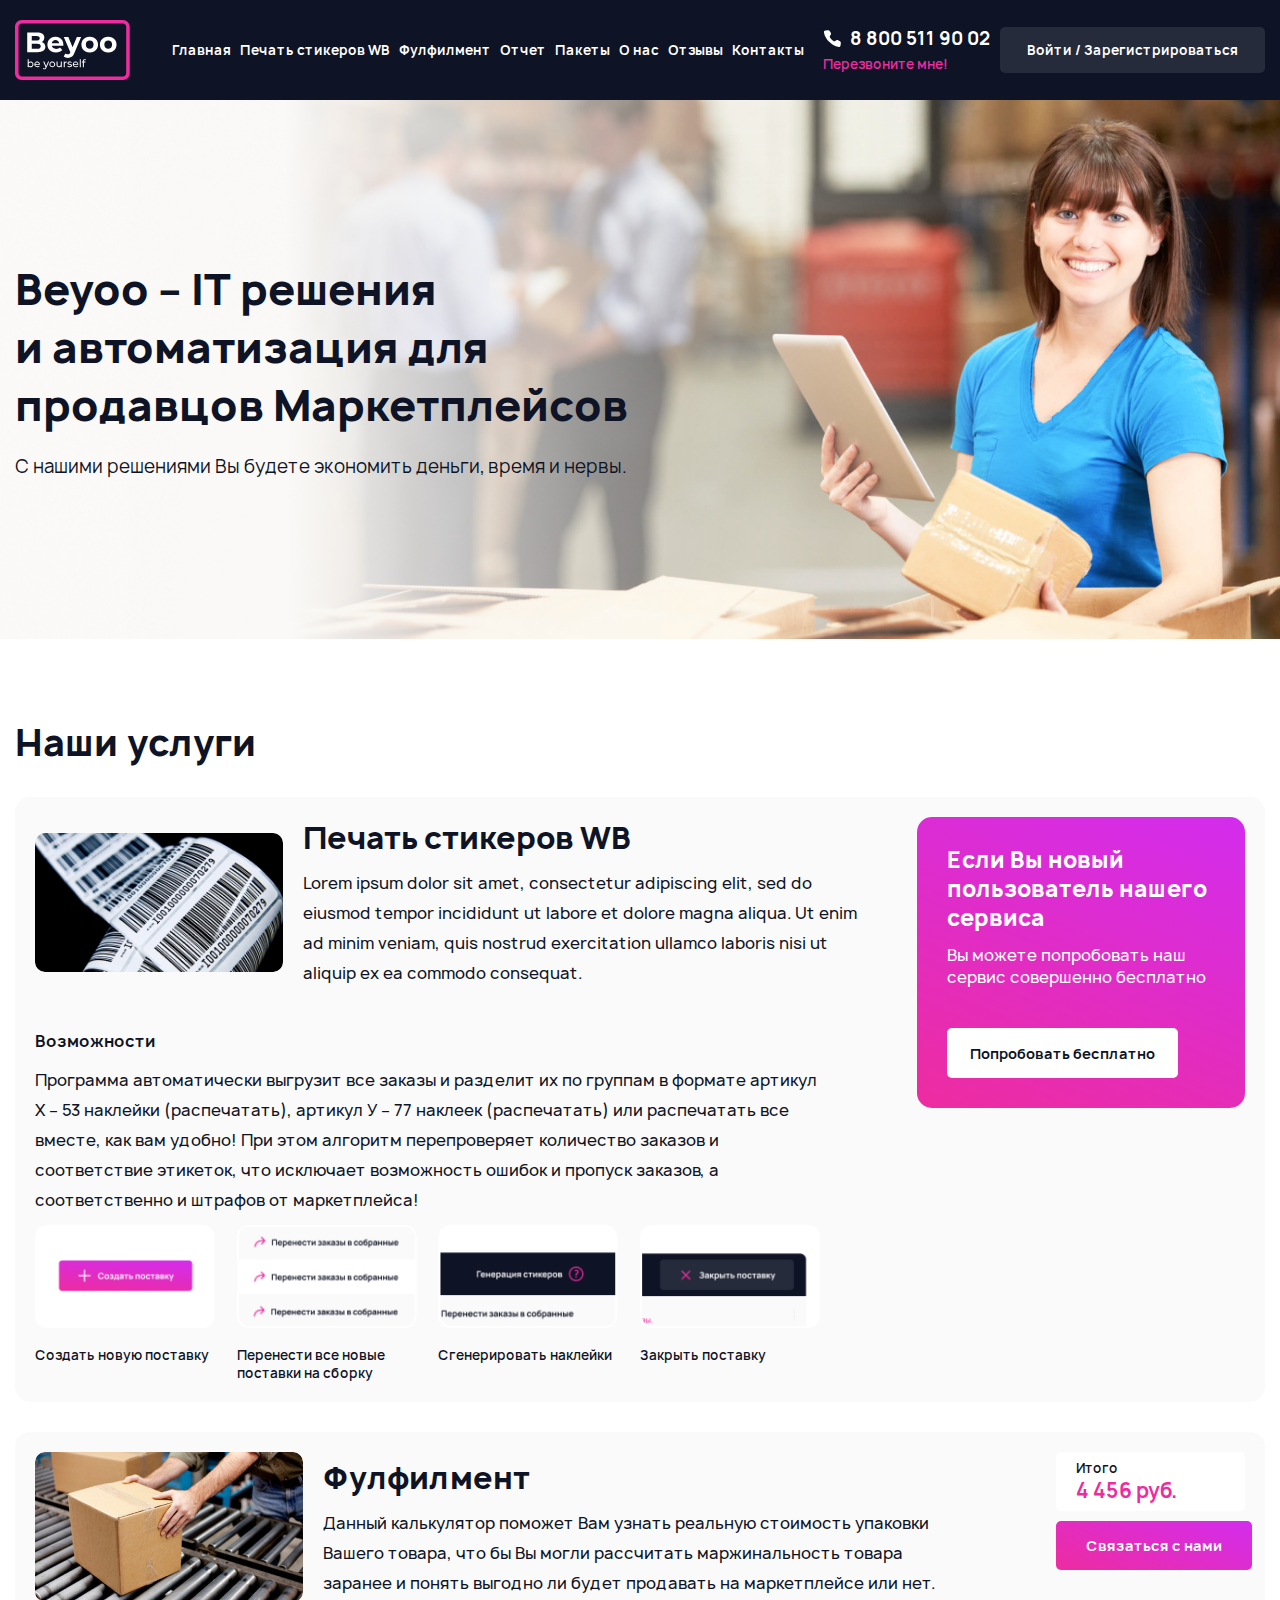
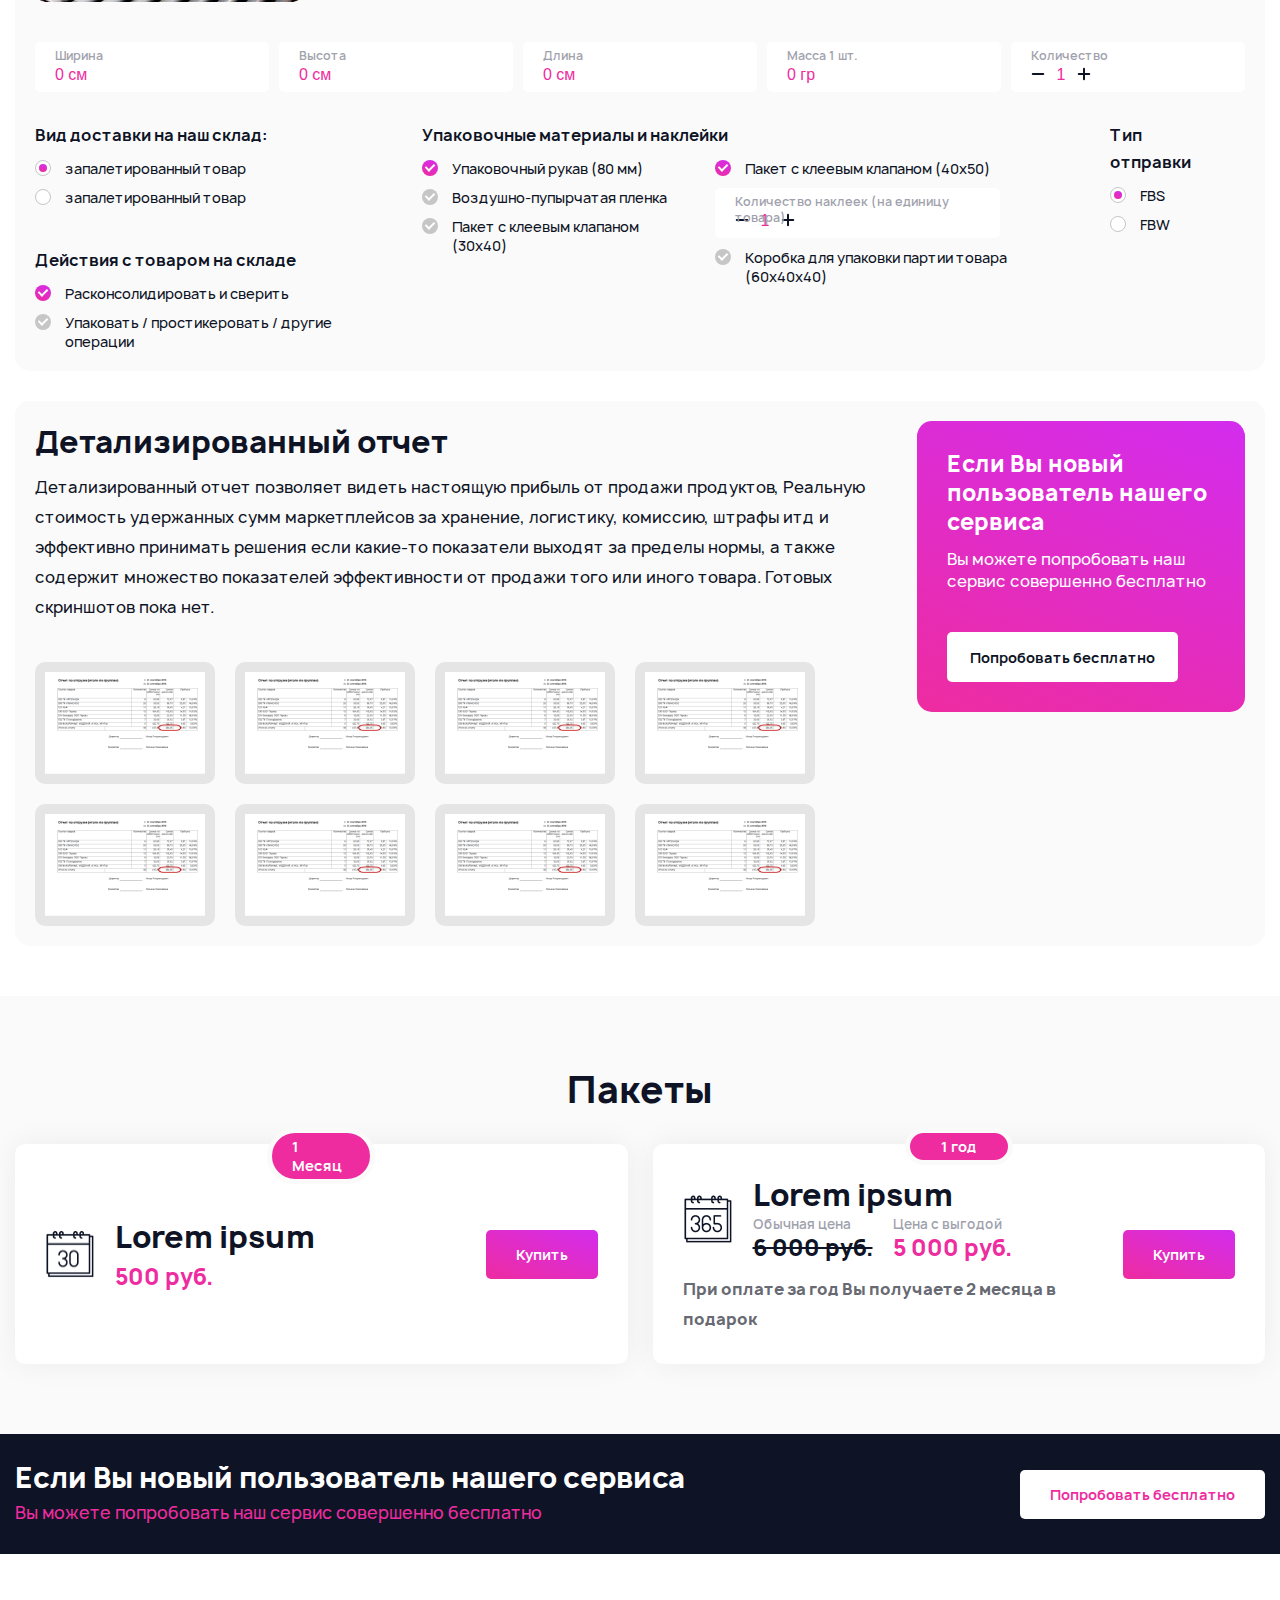
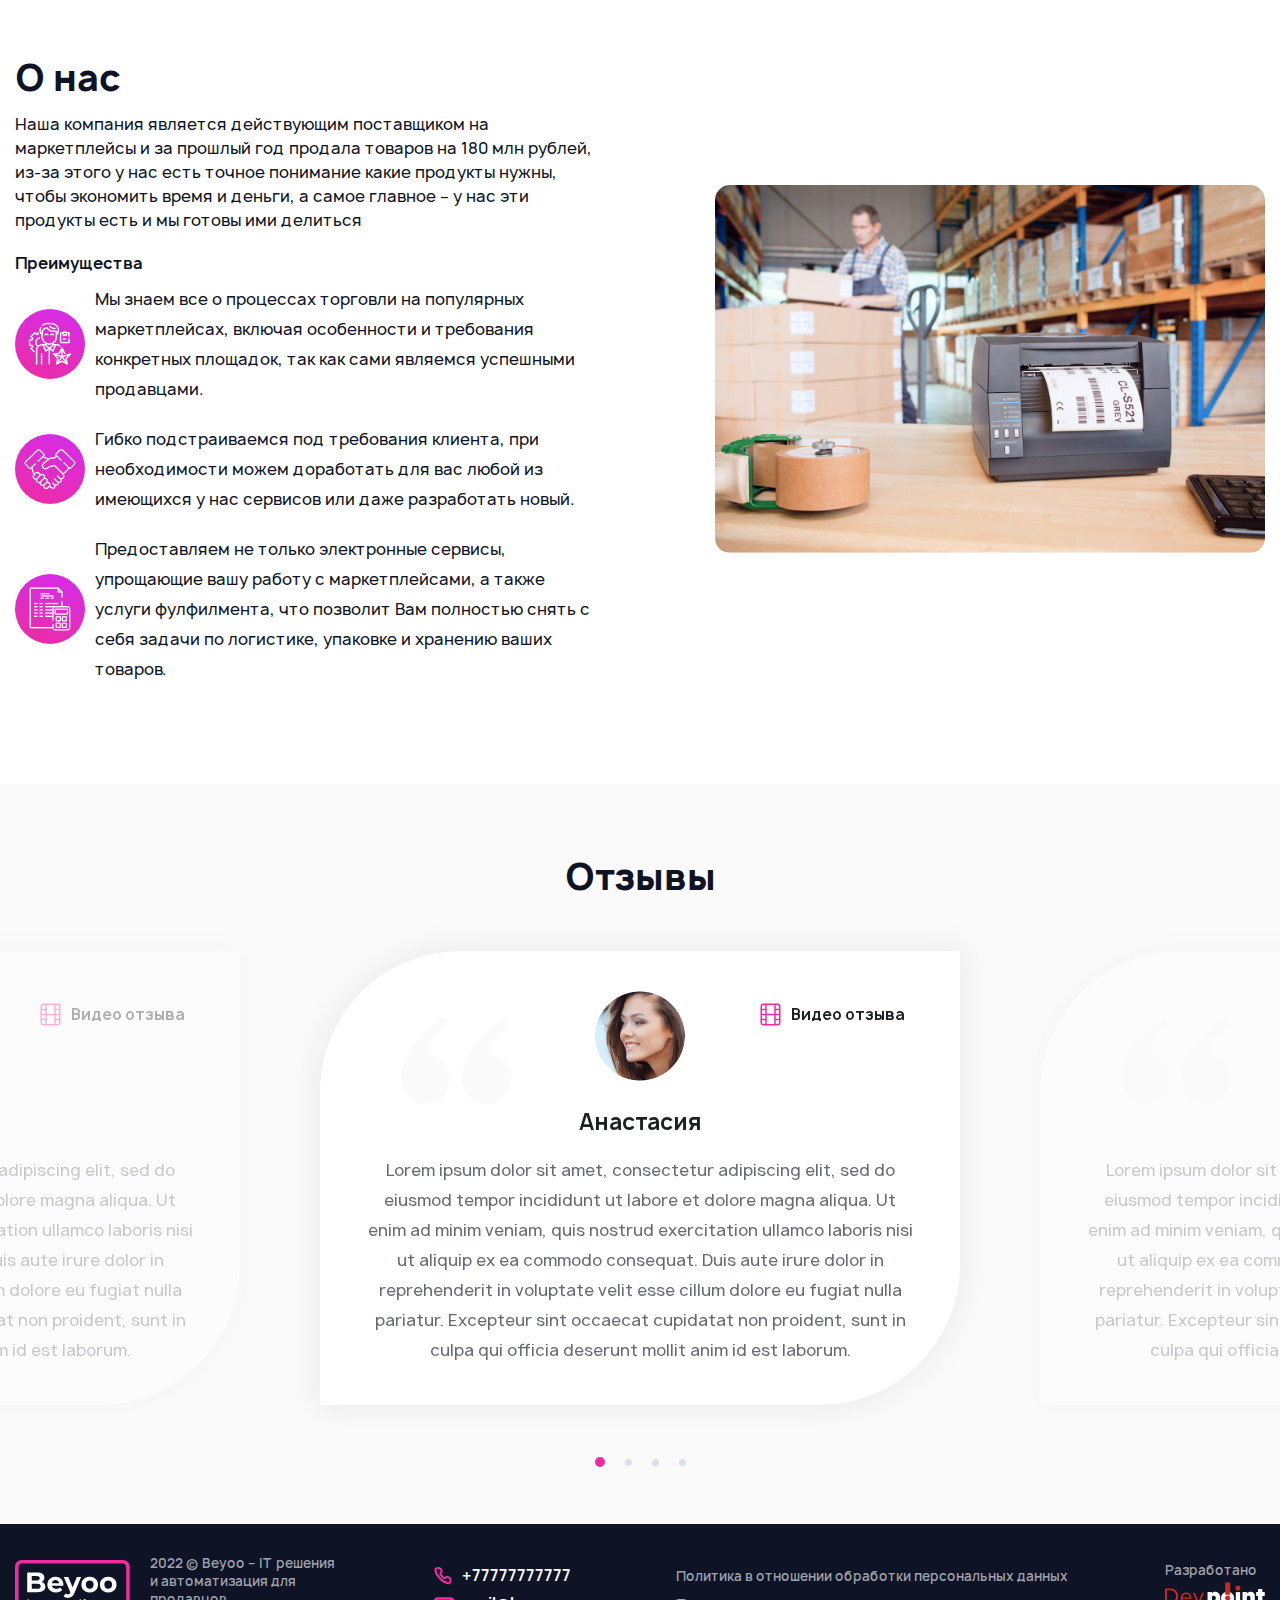
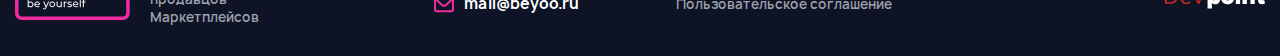
<file: index.html>
<!DOCTYPE html>
<html lang="en">
<head>
    <meta charset="UTF-8">
    <meta name="viewport"
          content="width=device-width, user-scalable=no, initial-scale=1.0, maximum-scale=1.0, minimum-scale=1.0">
    <meta http-equiv="X-UA-Compatible" content="ie=edge">
    <title></title>
    <link rel="stylesheet" href="style.css">
</head>
<body>
<header>
    <div class="container">
        <div class="header__main">
            <a href="#" class="header__logo"><img src="assets/img/logo.svg" alt=""></a>
            <div class="open-menu">
                <span></span>
                <span></span>
                <span></span>
                <span></span>
            </div>
            <div class="for-mobile-bg"></div>
            <div class="menu-cnt mobile-bg-1">
                <div class="sidenav">
                    <ul>
                        <li><a href="#">Главная</a></li>
                        <li><a href="#">Печать стикеров WB</a></li>
                        <li><a href="#">Фулфилмент</a></li>
                        <li><a href="#">Отчет</a></li>
                        <li><a href="#">Пакеты</a></li>
                        <li><a href="#">О нас</a></li>
                        <li><a href="#">Отзывы</a></li>
                        <li><a href="#">Контакты</a></li>
                    </ul>
                    <div class="header__reg">
                        <div class="header__soc">
                            <a href="tel: 8 800 511 90 02" class="header__phone">
                                <svg xmlns="http://www.w3.org/2000/svg" width="18" height="18" viewBox="0 0 18 18" fill="none">
                                    <path d="M17.8312 13.1157L17.5637 15.523C17.4604 16.4527 16.7212 17.1687 15.7937 17.0477C13.7858 16.7858 10.1194 15.7382 6.19118 11.8099C2.26298 7.88171 1.21482 4.21487 0.952535 2.20663C0.831369 1.27892 1.54746 0.53949 2.47733 0.436171L4.88426 0.168734C5.67691 0.080662 6.44612 0.471935 6.84173 1.16443L7.78941 2.82334C8.23674 3.60639 8.1047 4.59194 7.46702 5.22962L7.2421 5.45454C6.76925 5.92739 6.56941 6.6098 6.8722 7.20602C7.16977 7.79196 7.68214 8.58683 8.54763 9.45231C9.41312 10.3178 10.208 10.8302 10.7939 11.1277C11.3901 11.4305 12.0726 11.2307 12.5454 10.7578L12.7703 10.5329C13.408 9.89525 14.3936 9.7632 15.1766 10.2105L16.8355 11.1582C17.528 11.5538 17.9193 12.323 17.8312 13.1157Z" fill="white"/>
                                </svg>
                                 <span>8 800 511 90 02</span></a>
                            <a href="javascript:;"  data-val="feedback" class="open_modal call-me">Перезвоните мне!</a>
                        </div>
                        <a href="javascript:;" data-val="entrance" class="open_modal button"> Войти / Зарегистрироваться</a>
                    </div>
                </div>
            </div>
            <div class="header-go-out">
                <a href="#" class="header__us">
                    <svg xmlns="http://www.w3.org/2000/svg" width="21" height="21" viewBox="0 0 21 21" fill="none">
                        <path d="M20.987 20.4565L20.4619 18.3566C20.2128 17.3378 19.4576 16.5185 18.4625 16.1875L14.6124 14.9047C13.6735 14.5136 13.2439 13.0016 13.1511 12.4276C13.8665 11.8327 14.3268 10.9863 14.4374 10.0624C14.4216 9.90466 14.4588 9.74609 14.5432 9.61181C14.6797 9.57764 14.7913 9.47995 14.8433 9.34931C15.0953 8.73933 15.2534 8.09473 15.3124 7.43746C15.3125 7.40173 15.3081 7.36617 15.2992 7.3316C15.2366 7.07619 15.0864 6.85081 14.8749 6.69458V4.37496C14.8749 2.96534 14.4443 2.38698 13.9911 2.05184C13.9045 1.37287 13.1774 0 10.4998 0C8.12423 0.0956481 6.22032 1.9995 6.12467 4.375V6.69463C5.9131 6.85085 5.76294 7.07623 5.70027 7.33164C5.69141 7.36621 5.68702 7.40181 5.68714 7.4375C5.74604 8.0951 5.90416 8.73999 6.15617 9.35025C6.19407 9.47392 6.29345 9.56903 6.41868 9.60139C6.46769 9.62588 6.55957 9.75278 6.55957 10.0625C6.67077 10.989 7.13376 11.8373 7.85287 12.432C7.76099 13.0051 7.33396 14.5163 6.42134 14.8978L2.5371 16.1875C1.54273 16.5185 0.788024 17.337 0.538561 18.3549L0.0135465 20.4549C-0.0458867 20.6891 0.095785 20.9271 0.329991 20.9865C0.364978 20.9954 0.400949 21 0.437044 21H20.5626C20.8042 20.9999 21 20.804 21 20.5624C21 20.5266 20.9956 20.4911 20.987 20.4565Z" fill="#222222"></path>
                    </svg>
                </a>
                <a href="#" class="go-out btn-white ">Выйти</a>
            </div>
        </div>
    </div>
</header>
<section>
    <div class="solutions__fon">
        <div class="container">
            <div class="solutions__main">
                <h1>
                    Beyoo – IT решения<br>
                    и автоматизация для
                    продавцов Маркетплейсов
                </h1>
                <p>
                    С нашими решениями Вы будете экономить деньги, время и нервы.
                </p>
            </div>
        </div>
    </div>
</section>
<section>
    <div class="container">
        <div class="services__main">
            <h2>Наши услуги</h2>
            <div class="services__sticker">
                <div class="services__flex">
                    <div class="sticker-printing__info">
                        <div class="sticker-printing">
                            <div class="sticker__photo">
                                <img src="assets/img/check.jpg" alt="">
                            </div>
                            <div class="sticker__title">
                                <h3>Печать стикеров WB</h3>
                                <p>
                                    Lorem ipsum dolor sit amet, consectetur adipiscing elit, sed do eiusmod tempor
                                    incididunt ut labore et dolore magna aliqua. Ut enim ad minim veniam, quis nostrud
                                    exercitation ullamco laboris nisi ut aliquip ex ea commodo consequat.
                                </p>
                            </div>
                        </div>
                        <div class="services__capabilities">
                            <strong>Возможности</strong>
                            <p>
                                Программа автоматически выгрузит все заказы и разделит их по группам в формате артикул Х
                                – 53 наклейки (распечатать), артикул У – 77 наклеек (распечатать) или распечатать все
                                вместе, как вам удобно! При этом алгоритм перепроверяет количество заказов и
                                соответствие этикеток, что исключает возможность ошибок и пропуск заказов, а
                                соответственно и штрафов от маркетплейса!
                            </p>
                        </div>
                        <div class="services__capa">
                            <div class="services__capa__box">
                                <img src="assets/img/picture1.png" alt="">
                                <span>Создать новую поставку</span>
                            </div>
                            <div class="services__capa__box">
                                <img src="assets/img/picture2.png" alt="">
                                <span>Перенести все новые
                                    поставки на сборку</span>
                            </div>
                            <div class="services__capa__box">
                                <img src="assets/img/picture3.png" alt="">
                                <span>Сгенерировать наклейки</span>
                            </div>
                            <div class="services__capa__box">
                                <img src="assets/img/picture4.png" alt="">
                                <span>Закрыть поставку</span>
                            </div>
                        </div>
                    </div>
                    <div class="our-service">
                        <strong>Если Вы новый
                            пользователь нашего
                            сервиса</strong>
                        <p>Вы можете попробовать наш сервис совершенно бесплатно</p>
                        <a href="javascript:;" data-val="registr" class="open_modal">Попробовать бесплатно</a>
                    </div>
                </div>
            </div>
            <div class="services__sticker relative-for__price">
                <div class="services__flex">
                    <div class="sticker-printing">
                        <div class="sticker__photo">
                            <img src="assets/img/check2.jpg" alt="">
                        </div>
                        <div class="sticker__title">
                            <h3>Фулфилмент</h3>
                            <p>
                                Данный калькулятор поможет Вам узнать реальную стоимость упаковки Вашего товара, что бы
                                Вы могли рассчитать маржинальность товара заранее и понять выгодно ли будет продавать на
                                маркетплейсе или нет.
                            </p>
                        </div>
                    </div>
                    <div class="services__fulfillment">
                        <div class="fulfillment__price">
                            <span>Итого</span>
                            <strong>4 456 руб.</strong>
                        </div>
                        <a href="#" class="btn">Связаться с нами</a>
                    </div>
                </div>
                <div class="fulfillment-for__sticky">
                    <div class="services__cnt">
                        <div class="beyoo__inp">
                            <p>Ширина</p>
                            <label>
                                <input type="number" placeholder="0 см">
                            </label>
                        </div>
                        <div class="beyoo__inp">
                            <p>Высота</p>
                            <label>
                                <input type="number" placeholder="0 см">
                            </label>
                        </div>
                        <div class="beyoo__inp">
                            <p>Длина</p>
                            <label>
                                <input type="number" placeholder="0 см">
                            </label>
                        </div>
                        <div class="beyoo__inp">
                            <p>Масса 1 шт.</p>
                            <label>
                                <input type="number" placeholder="0 гр">
                            </label>
                        </div>
                        <div class="add-catalog-for-shop">
                            <p>Количество</p>
                            <div class="add-catalog-val-count">
                                <div class="decrement">
                                    <img src="assets/img/actions-minus.svg" alt="">
                                </div>
                                <label>
                                    <input type="text" class="catalog-count-value"
                                           data-mane="16689" value="1">
                                </label>
                                <div class="increment">
                                    <img src="assets/img/actions-plus.svg" alt="">
                                </div>
                            </div>
                        </div>
                    </div>
                    <div class="services__check__flex">
                        <div class="services__check">
                            <div class="services__checked">
                                <strong>Вид доставки на наш склад:</strong>
                                <div class="block-checked__radio">
                                    <label class="check-radio">запалетированный товар
                                        <input type="radio" name="radio" checked>
                                        <span class="checkmark-radio"></span>
                                    </label>
                                </div>
                                <div class="block-checked__radio">
                                    <label class="check-radio">запалетированный товар
                                        <input type="radio" name="radio">
                                        <span class="checkmark-radio"></span>
                                    </label>
                                </div>
                            </div>
                            <div class="services__checked">
                                <strong>Действия с товаром на складе</strong>
                                <div class="block-checked">
                                    <label class="checkcontainer">Расконсолидировать и сверить
                                        <input type="checkbox" checked>
                                        <span class="checkmark"></span>
                                    </label>
                                </div>
                                <div class="block-checked">
                                    <label class="checkcontainer">Упаковать / простикеровать / другие операции
                                        <input type="checkbox">
                                        <span class="checkmark"></span>
                                    </label>
                                </div>
                            </div>
                        </div>
                        <div class="services__check">
                            <strong>Упаковочные материалы и наклейки </strong>
                            <div class="materials-stickers">
                                <div class="materials-stickers__cnt">
                                    <div class="block-checked">
                                        <label class="checkcontainer">Упаковочный рукав (80 мм)
                                            <input type="checkbox" checked>
                                            <span class="checkmark"></span>
                                        </label>
                                    </div>
                                    <div class="block-checked">
                                        <label class="checkcontainer">Воздушно-пупырчатая пленка
                                            <input type="checkbox">
                                            <span class="checkmark"></span>
                                        </label>
                                    </div>
                                    <div class="block-checked">
                                        <label class="checkcontainer">Пакет с клеевым клапаном (30х40)
                                            <input type="checkbox">
                                            <span class="checkmark"></span>
                                        </label>
                                    </div>
                                </div>
                                <div class="materials-stickers__cnt">
                                    <div class="block-checked">
                                        <label class="checkcontainer">Пакет с клеевым клапаном (40х50)
                                            <input type="checkbox" checked>
                                            <span class="checkmark"></span>
                                        </label>
                                    </div>
                                    <div class="add-catalog-for-shop">
                                        <p>Количество наклеек (на единицу товара) </p>
                                        <div class="add-catalog-val-count">
                                            <div class="decrement">
                                                <img src="assets/img/actions-minus.svg" alt="">
                                            </div>
                                            <label>
                                                <input type="text" class="catalog-count-value"
                                                       data-mane="16689" value="1">
                                            </label>
                                            <div class="increment">
                                                <img src="assets/img/actions-plus.svg" alt="">
                                            </div>
                                        </div>
                                    </div>
                                    <div class="block-checked">
                                        <label class="checkcontainer">Коробка для упаковки партии товара (60х40х40)
                                            <input type="checkbox">
                                            <span class="checkmark"></span>
                                        </label>
                                    </div>
                                </div>
                            </div>
                        </div>
                        <div class="services__check">
                            <div class="services__checked">
                                <strong>Тип отправки </strong>
                                <div class="block-checked__radio">
                                    <label class="check-radio">FBS
                                        <input type="radio" name="radio-fb" checked>
                                        <span class="checkmark-radio"></span>
                                    </label>
                                </div>
                                <div class="block-checked__radio">
                                    <label class="check-radio">FBW
                                        <input type="radio" name="radio-fb">
                                        <span class="checkmark-radio"></span>
                                    </label>
                                </div>
                            </div>
                        </div>
                    </div>
                    <div class="services__fulfillment">
                        <div class="fulfillment__price">
                            <span>Итого</span>
                            <strong>4 456 руб.</strong>
                        </div>
                        <a href="#" class="btn">Связаться с нами</a>
                    </div>
                </div>
            </div>
            <div class="services__sticker">
                <div class="services__flex detailed-report__main">
                    <div class="sticker-printing__info">
                        <div class="sticker__title">
                            <h3>Детализированный отчет</h3>
                            <p>
                                Детализированный отчет позволяет видеть настоящую прибыль от продажи продуктов,
                                Реальную стоимость удержанных сумм маркетплейсов за хранение, логистику,
                                комиссию, штрафы итд и эффективно принимать решения если какие-то показатели
                                выходят за пределы нормы, а также содержит множество показателей эффективности
                                от продажи того или иного товара. Готовых скриншотов пока нет.
                            </p>
                        </div>
                        <div class="detailed-report__flex">
                            <a href="assets/img/sert.png" data-fancybox="gallery" class="detailed-report">
                                <img src="assets/img/sert.png" alt="">
                            </a>
                            <a href="assets/img/sert.png" data-fancybox="gallery" class="detailed-report">
                                <img src="assets/img/sert.png" alt="">
                            </a>
                            <a href="assets/img/sert.png" data-fancybox="gallery" class="detailed-report">
                                <img src="assets/img/sert.png" alt="">
                            </a>
                            <a href="assets/img/sert.png" data-fancybox="gallery" class="detailed-report">
                                <img src="assets/img/sert.png" alt="">
                            </a>
                            <a href="assets/img/sert.png" data-fancybox="gallery" class="detailed-report">
                                <img src="assets/img/sert.png" alt="">
                            </a>
                            <a href="assets/img/sert.png" data-fancybox="gallery" class="detailed-report">
                                <img src="assets/img/sert.png" alt="">
                            </a>
                            <a href="assets/img/sert.png" data-fancybox="gallery" class="detailed-report">
                                <img src="assets/img/sert.png" alt="">
                            </a>
                            <a href="assets/img/sert.png" data-fancybox="gallery" class="detailed-report">
                                <img src="assets/img/sert.png" alt="">
                            </a>
                        </div>
                    </div>
                    <div class="our-service">
                        <strong>Если Вы новый
                            пользователь нашего
                            сервиса</strong>
                        <p>Вы можете попробовать наш сервис совершенно бесплатно</p>
                        <a href="javascript:;" data-val="registr" class="open_modal">Попробовать бесплатно</a>
                    </div>
                </div>
            </div>
        </div>
    </div>
</section>
<section class="packages__fon">
    <div class="container">
        <div class="packages__main">
            <h2>Пакеты</h2>
            <div class="packages__flex">
                <div class="packages__box">
                    <span class="packages__data">1 Месяц </span>
                    <div class="packages__info">
                        <img src="assets/img/calendar.png" alt="">
                        <div class="packages__name">
                            <h3>Lorem ipsum</h3>
                            <span>500 руб.</span>
                        </div>
                    </div>
                    <a href="javascript:;" data-val="choose-plan" class="open_modal btn">Купить</a>
                </div>
                <div class="packages__box">
                    <span class="packages__data">1 год</span>
                    <div class="packages__item">
                        <div class="packages__info">
                            <img src="assets/img/calendar2.png" alt="">
                            <div class="packages__name">
                                <h3>Lorem ipsum</h3>
                                <div class="packages__price">
                                    <div class="common__price">
                                        <span>Обычная цена</span>
                                        <strong>6 000 руб.</strong>
                                    </div>
                                    <div class="profitable__price">
                                        <span>Цена с выгодой </span>
                                        <strong>5 000 руб.</strong>
                                    </div>
                                </div>
                            </div>
                        </div>
                        <p>
                            При оплате за год Вы получаете 2 месяца в подарок
                        </p>
                    </div>
                    <a href="javascript:;" data-val="choose-plan" class="open_modal btn">Купить</a>
                </div>
            </div>
        </div>
    </div>
</section>
<section class="user-service__fon">
    <div class="container">
        <div class="user-service">
            <div class="user-service__title">
                <strong>Если Вы новый пользователь нашего сервиса</strong>
                <span>Вы можете попробовать наш сервис совершенно бесплатно</span>
            </div>
            <a href="javascript:;" data-val="registr" class="open_modal btn-white">Попробовать бесплатно</a>
        </div>
    </div>
</section>
<section>
    <div class="container">
        <div class="about-us">
            <div class="about-us__info">
                <h2>О нас</h2>
                <p>
                    Наша компания является действующим поставщиком на маркетплейсы и за прошлый год продала товаров на 180 млн
                    рублей, из-за этого у нас есть точное понимание какие продукты нужны, чтобы экономить время и деньги,
                    а самое главное – у нас эти продукты есть и мы готовы ими делиться
                </p>
                <div class="about-us__advantages">
                    <span>Преимущества</span>
                    <div class="about-us__flex">
                        <div class="about-us__icon">
                            <img src="assets/img/expert1.png" alt="">
                        </div>
                        <p>
                            Мы знаем все о процессах торговли на популярных маркетплейсах, включая особенности и требования
                            конкретных площадок, так как сами являемся успешными продавцами.
                        </p>
                    </div>
                    <div class="about-us__flex">
                        <div class="about-us__icon">
                            <img src="assets/img/expert2.png" alt="">
                        </div>
                        <p>
                            Гибко подстраиваемся под требования клиента, при необходимости можем доработать для вас
                            любой из имеющихся у нас сервисов или даже разработать новый.
                        </p>
                    </div>
                    <div class="about-us__flex">
                        <div class="about-us__icon">
                            <img src="assets/img/expert3.png" alt="">
                        </div>
                        <p>
                            Предоставляем не только электронные сервисы, упрощающие вашу работу с маркетплейсами,
                            а также услуги фулфилмента, что позволит Вам полностью снять с себя задачи по логистике,
                            упаковке и хранению ваших товаров.
                        </p>
                    </div>
                </div>
            </div>
            <div class="about-us__photo">
                <img src="assets/img/image21.jpg" alt="">
            </div>
        </div>
    </div>
</section>
<section class="reviews__fon">
    <div class="container"><h2>Отзывы</h2></div>
    <div class="reviews__main">
        <div class="swiper reviews__slider">
            <div class="swiper-wrapper">
                <div class="swiper-slide">
                    <div class="reviews__user">
                        <a class="play__bot popup-youtube video-click__icon"
                           href="https://www.youtube.com/watch?v=2p_QM2FJ5lM" data-uk-lightbox="">
                            <img src="assets/img/video.svg" alt="">
                            <span>Видео отзыва</span>
                        </a>
                        <img src="assets/img/users.png" alt="">
                        <strong>Анастасия</strong>
                        <p>
                            Lorem ipsum dolor sit amet, consectetur adipiscing elit, sed do eiusmod tempor incididunt ut
                            labore et dolore magna aliqua. Ut enim ad minim veniam, quis nostrud exercitation ullamco
                            laboris nisi ut aliquip ex ea commodo consequat. Duis aute irure dolor in reprehenderit in
                            voluptate velit esse cillum dolore eu fugiat nulla pariatur. Excepteur sint occaecat
                            cupidatat non proident, sunt in culpa qui officia deserunt mollit anim id est laborum.
                        </p>
                    </div>
                </div>
                <div class="swiper-slide">
                    <div class="reviews__user">
                        <a class="play__bot popup-youtube video-click__icon"
                           href="https://www.youtube.com/watch?v=2p_QM2FJ5lM" data-uk-lightbox="">
                            <img src="assets/img/video.svg" alt="">
                            <span>Видео отзыва</span>
                        </a>
                        <img src="assets/img/users.png" alt="">
                        <strong>Анастасия</strong>
                        <p>
                            Lorem ipsum dolor sit amet, consectetur adipiscing elit, sed do eiusmod tempor incididunt ut
                            labore et dolore magna aliqua. Ut enim ad minim veniam, quis nostrud exercitation ullamco
                            laboris nisi ut aliquip ex ea commodo consequat. Duis aute irure dolor in reprehenderit in
                            voluptate velit esse cillum dolore eu fugiat nulla pariatur. Excepteur sint occaecat
                            cupidatat non proident, sunt in culpa qui officia deserunt mollit anim id est laborum.
                        </p>
                    </div>
                </div>
                <div class="swiper-slide">
                    <div class="reviews__user">
                        <a class="play__bot popup-youtube video-click__icon"
                           href="https://www.youtube.com/watch?v=2p_QM2FJ5lM" data-uk-lightbox="">
                            <img src="assets/img/video.svg" alt="">
                            <span>Видео отзыва</span>
                        </a>
                        <img src="assets/img/users.png" alt="">
                        <strong>Анастасия</strong>
                        <p>
                            Lorem ipsum dolor sit amet, consectetur adipiscing elit, sed do eiusmod tempor incididunt ut
                            labore et dolore magna aliqua. Ut enim ad minim veniam, quis nostrud exercitation ullamco
                            laboris nisi ut aliquip ex ea commodo consequat. Duis aute irure dolor in reprehenderit in
                            voluptate velit esse cillum dolore eu fugiat nulla pariatur. Excepteur sint occaecat
                            cupidatat non proident, sunt in culpa qui officia deserunt mollit anim id est laborum.
                        </p>
                    </div>
                </div>
                <div class="swiper-slide">
                    <div class="reviews__user">
                        <a class="play__bot popup-youtube video-click__icon"
                           href="https://www.youtube.com/watch?v=2p_QM2FJ5lM" data-uk-lightbox="">
                            <img src="assets/img/video.svg" alt="">
                            <span>Видео отзыва</span>
                        </a>
                        <img src="assets/img/users.png" alt="">
                        <strong>Анастасия</strong>
                        <p>
                            Lorem ipsum dolor sit amet, consectetur adipiscing elit, sed do eiusmod tempor incididunt ut
                            labore et dolore magna aliqua. Ut enim ad minim veniam, quis nostrud exercitation ullamco
                            laboris nisi ut aliquip ex ea commodo consequat. Duis aute irure dolor in reprehenderit in
                            voluptate velit esse cillum dolore eu fugiat nulla pariatur. Excepteur sint occaecat
                            cupidatat non proident, sunt in culpa qui officia deserunt mollit anim id est laborum.
                        </p>
                    </div>
                </div>
            </div>
        </div>
        <div class="swiper-pagination"></div>
    </div>
</section>
<footer>
    <div class="container">
        <div class="footer__main">
            <div class="footer__logo">
                <a href="#" ><img src="assets/img/logo.svg" alt=""></a>
                <p>2022 © Beyoo – IT решения
                    и автоматизация для
                    продавцов Маркетплейсов</p>
            </div>
            <div class="footer__soc">
                <a href="tel: +77777777777" class="">
                    <img src="assets/img/call.svg" alt="">
                    <span>+77777777777</span>
                </a>
                <a href="mailto: mail@beyoo.ru">
                    <img src="assets/img/mail.svg" alt="">
                    <span>mail@beyoo.ru</span>
                </a>
            </div>
            <div class="footer-terms">
                <a href="#">Политика в отношении обработки персональных данных</a>
                <a href="#">Пользовательское соглашение</a>
            </div>
            <a href="#" class="site-developed">
                <span>Разработано</span>
                <img src="assets/img/devpoint.svg" alt="">
            </a>
        </div>
    </div>
</footer>


<div id="feedback" class="modal">
    <div class="modal-content">
        <div class="modal-registration">
            <div class="close"></div>
            <h3>Обратная связь</h3>
            <form>
                <div class="quick-message__form">
                    <div class="beyoo__inp">
                        <p>Ваше ФИО или название компании</p>
                        <label>
                            <input type="text" placeholder="Иван">
                        </label>
                    </div>
                    <div class="beyoo__inp">
                        <p>E-mail</p>
                        <label><input type="text" placeholder="ivan@gmail.com"></label>
                    </div>
                    <div class="beyoo__inp">
                        <p>Номер телефона</p>
                        <label>
                            <textarea placeholder="Введите текст"></textarea>
                        </label>
                    </div>
                </div>
                <div class="modal-btn__center">
                    <button class="btn">Перезвоните мне</button>
                    <div class="block-checked">
                        <label class="checkcontainer">Даю свое согласие на обработку данных
                            <input type="checkbox" checked>
                            <span class="checkmark"></span>
                        </label>
                    </div>
                </div>
            </form>
        </div>
    </div>
</div>

<div id="registr" class="modal">
    <div class="modal-content">
        <div class="modal-registration">
            <div class="close"></div>
            <h3>Регистрация</h3>
            <div class="quick-message__form">
                <div class="beyoo__inp">
                    <p>Ваше ФИО или название компании</p>
                    <label>
                        <input type="text" placeholder="ФИО">
                    </label>
                </div>
                <div class="beyoo__inp">
                    <p>E-mail</p>
                    <label><input type="text" placeholder="ivan@gmail.com"></label>
                </div>
                <div class="beyoo__inp">
                    <p>Номер телефона</p>
                    <label>
                        <input type="text" placeholder="+7" pattern="\+7 \(\d{3}\)-\d{3}-\d{2}-\d{2}"
                               class="phone">
                    </label>
                </div>
            </div>
            <div class="modal-btn__center">
                <button data-val="successful" class="open_modal btn close__mods">Зарегистрироваться</button>
                <div class="block-checked">
                    <label class="checkcontainer">Даю свое согласие на обработку данных
                        <input type="checkbox" checked>
                        <span class="checkmark"></span>
                    </label>
                </div>
                <div class="already__liner">
                    <a href="#" class="already-an-account">Уже есть аккаунт?</a>
                    <a href="javascript:;" data-val="entrance" class="open_modal vxod-site">Войти</a>
                </div>
            </div>
        </div>
    </div>
</div>

<div id="successful" class="modal">
    <div class="modal-content">
        <div class="modal-registration">
            <div class="close"></div>
            <h3>Успешная регистрация</h3>
            <p>
                На Вашу почту была выслана инструкция для подтверждения email
            </p>
            <div class="already__liner modal-btn__center">
                <p>
                    Если письмо не пришло, проверьте папку «спам»
                </p>
                <button class="btn">Вернуться на сайт</button>
            </div>
        </div>
    </div>
</div>

<div id="choose-plan" class="modal">
    <div class="modal-content">
        <div class="modal-registration">
            <div class="close"></div>
            <h3>Выберите тариф</h3>
            <div class="choose-plan">
                <a href="javascript:;" class="choose-plan__href choose-plan__active">
                    <div class="choose-plan__data">
                        <img src="assets/img/calendar.png" alt="">
                        <span>1 месяц</span>
                    </div>
                    <strong>500 руб.</strong>
                </a>
                <a href="javascript:;" class="choose-plan__href">
                    <div class="choose-plan__data">
                        <img src="assets/img/calendar2.png" alt="">
                        <span>1 год</span>
                    </div>
                    <div class="choose-plan__price">
                        <span>Обычная цена</span>
                        <strong>6 000 руб.</strong>
                    </div>
                    <div class="choose-plan__profitable">
                        <span>Цена с выгодой </span>
                        <strong>5 000 руб.</strong>
                    </div>
                </a>
            </div>
            <div class=" modal-btn__center">
                <button data-val="payment" class="open_modal close__mods btn">Оплатить</button>
            </div>
        </div>
    </div>
</div>

<div id="payment" class="modal">
    <div class="modal-content">
        <div class="modal-registration">
            <div class="close"></div>
            <div class="payment-successful">
                <img src="assets/img/success3.svg" alt="">
            </div>
            <h3>Оплата прошла успешно</h3>
            <p>Спасибо, что выбрали наш сервис</p>
            <div class="payment-successful_btn">
                <a href="#" class="close__mods btn">Вернуться на сайт</a>
            </div>
        </div>
    </div>
</div>

<div id="restore" class="modal">
    <div class="modal-content">
        <div class="modal-registration">
            <div class="close"></div>
            <h3>Восстановить пароль</h3>
            <p>
                Введите Ваш email, и мы вышлем по указанному адресу инструкцию для восстановления пароль
            </p>
            <form>
                <div class="quick-message__form">
                    <div class="beyoo__inp">
                        <p>E-mail</p>
                        <label><input type="text" placeholder="ivan@gmail.com"></label>
                    </div>
                </div>
                <div class="modal-btn__center">
                    <button class="btn">Восстановить</button>
                    <div class="already__liner already__flex">
                        <a href="javascript:;" data-val="entrance" class="open_modal vxod-site">Войти</a>
                        <a href="javascript:;" data-val="registr" class="open_modal vxod-site">Зарегистрироваться</a>
                    </div>
                </div>
            </form>
        </div>
    </div>
</div>

<div id="create" class="modal">
    <div class="modal-content">
        <div class="modal-registration">
            <div class="close"></div>
            <h3>Создать новую
                поставку</h3>
            <form>
                <div class="quick-message__form">
                    <div class="beyoo__inp">
                        <p>Ваше ФИО или название компании</p>
                        <label>
                            <input type="text" placeholder="ФИО">
                        </label>
                    </div>
                    <div class="beyoo__inp">
                        <p>E-mail</p>
                        <label><input type="text" placeholder="ivan@gmail.com"></label>
                    </div>
                    <div class="beyoo__inp">
                        <p>Номер телефона</p>
                        <label>
                            <input type="text" placeholder="+7" pattern="\+7 \(\d{3}\)-\d{3}-\d{2}-\d{2}"
                                   class="phone">
                        </label>
                    </div>
                </div>
                <div class="modal-btn__center">
                    <button class="btn">Создать</button>
                    <div class="already__liner">
                        <p>
                            Из ТЗ. Полей нету “Опишите какие поля должен заполнить пользователь”. Поставил для примера
                        </p>
                    </div>
                </div>
            </form>
        </div>
    </div>
</div>

<div id="entrance" class="modal">
    <div class="modal-content">
        <div class="modal-registration">
            <div class="close"></div>
            <h3>Вход</h3>
            <form>
                <div class="quick-message__form">
                    <div class="beyoo__inp">
                        <p>E-mail</p>
                        <label><input type="text" placeholder="ivan@gmail.com"></label>
                    </div>
                    <div class="beyoo__inp">
                        <p>Пароль</p>
                        <label>
                            <input type="text" placeholder="Введите пароль">
                        </label>
                    </div>
                </div>
                <div class="modal-btn__center">
                    <button class="btn">Войти</button>
                    <div class="already__liner already__flex">
                        <a href="javascript:;" data-val="restore" class="open_modal forgot-password">Забыли пароль?</a>
                        <a href="javascript:;" data-val="registr" class="open_modal vxod-site">Зарегистрироваться</a>
                    </div>
                </div>
            </form>
        </div>
    </div>
</div>
<script src="assets/js/jquery-3.2.1.min.js"></script>
<script src="assets/js/jquery.magnific-popup.min.js"></script>
<script src="assets/js/jquery.fancybox.js"></script>
<script src="assets/js/swiper-bundle.min.js"></script>
<script src="assets/js/jquery.mask.js"></script>
<script src="assets/js/script.js"></script>
</body>
</html>
</file>
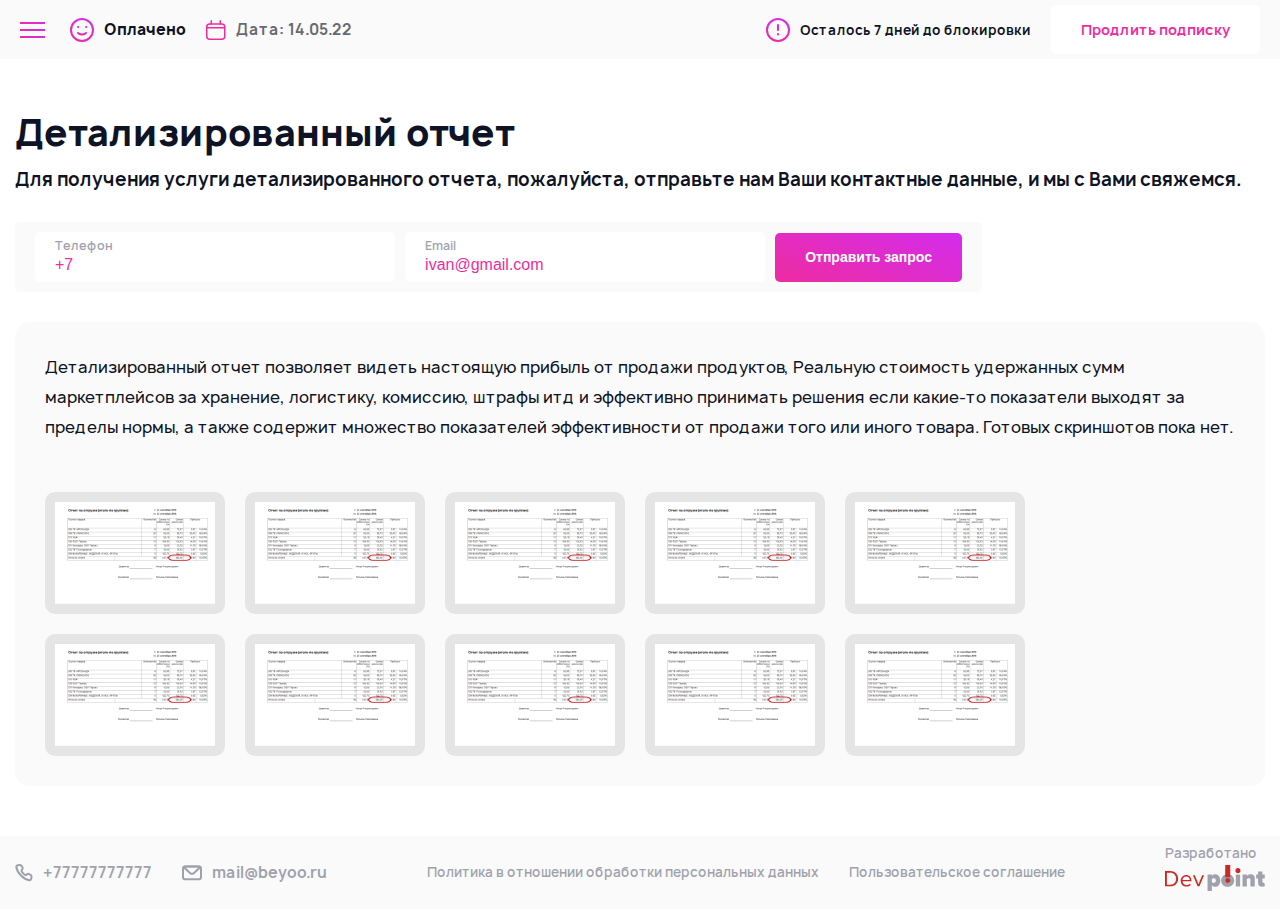
<file: detailed.html>
<!DOCTYPE html>
<html lang="en">
<head>
    <meta charset="UTF-8">
    <meta name="viewport"
          content="width=device-width, user-scalable=no, initial-scale=1.0, maximum-scale=1.0, minimum-scale=1.0">
    <meta http-equiv="X-UA-Compatible" content="ie=edge">
    <title></title>
    <link rel="stylesheet" href="style.css">
</head>
<body>
<main>
    <aside class="sticker__left">
        <div class="sticker__left__pad">
            <div class="close__menu">
                <img src="assets/img/close1.svg" alt="">
            </div>
            <div class="sticker__left__cnt">
                <a href="#" class="header__logo"><img src="assets/img/logo.svg" alt=""></a>
                <div class="head__menu">
                    <ul>
                        <li><a href="#">Печать стикеров WB</a></li>
                        <li><a href="#">Фулфилмент</a></li>
                        <li><a href="#">Детализированный отчет</a></li>
                        <li><a href="#">Личные данные</a></li>
                    </ul>
                </div>
                <div class="tree-trial">
                    <img src="assets/img/smile.svg" alt="">
                    <span>Оплачено</span>
                </div>
                <div class="delivery-archive__data">
                    <img src="assets/img/data.svg" alt="">
                    <span>Дата: 14.05.22</span>
                </div>
            </div>
        </div>
        <a href="#" class="button btn__hover">
            <img src="assets/img/arrow-left.svg" alt="">
            <span>Выйти</span>
        </a>
    </aside>
    <section class="sticker__right">
        <div class="take-advantage__main">
            <div class="sticker__head">
                <div class="container">
                    <div class="sticker__head__flex none-mob-for__head">
                        <div class="sticker__head__trial">
                            <div class="open-aside">
                                <span></span>
                                <span></span>
                                <span></span>
                            </div>
                            <div class="tree-trial">
                                <img src="assets/img/smile.svg" alt="">
                                <span>Оплачено</span>
                            </div>
                            <div class="delivery-archive__data">
                                <img src="assets/img/data.svg" alt="">
                                <span>Дата: 14.05.22</span>
                            </div>
                        </div>
                        <div class="detailed__head">
                            <div class="detailed-lockdown">
                                <img src="assets/img/alert-Info.svg" alt="">
                                <p>
                                    Осталось 7 дней до блокировки
                                </p>
                            </div>
                            <a href="javascript:;" data-val="choose-plan" class="open_modal btn-white">Продлить
                                подписку</a>
                        </div>
                    </div>
                </div>
            </div>
            <div class="container">
                <div class="detailed__info">
                    <h2>Детализированный отчет</h2>
                    <p>
                        Для получения услуги детализированного отчета, пожалуйста, отправьте нам Ваши контактные данные,
                        и мы с Вами свяжемся.
                    </p>
                </div>
                <div class="detailed__form">
                    <form>
                        <div class="detailed__form__flex">
                            <div class="beyoo__inp">
                                <p>Телефон</p>
                                <label>
                                    <input type="text" placeholder="+7" pattern="\+7 \(\d{3}\)-\d{3}-\d{2}-\d{2}"
                                           class="phone">
                                </label>
                            </div>
                            <div class="beyoo__inp">
                                <p>Email</p>
                                <label>
                                    <input type="text" placeholder="ivan@gmail.com">
                                </label>
                            </div>
                            <button class="btn">Отправить запрос</button>
                        </div>
                    </form>
                </div>
                <div class="detailed__prodt">
                    <p>
                        Детализированный отчет позволяет видеть настоящую прибыль от продажи продуктов, Реальную
                        стоимость
                        удержанных сумм маркетплейсов за хранение, логистику, комиссию, штрафы итд и эффективно
                        принимать
                        решения если какие-то показатели выходят за пределы нормы, а также содержит множество
                        показателей
                        эффективности от продажи того или иного товара. Готовых скриншотов пока нет.
                    </p>
                    <div class="detailed__prodt__flex">
                        <a href="assets/img/sert.png" data-fancybox="gallery" class="detailed-report">
                            <img src="assets/img/sert.png" alt="">
                        </a>
                        <a href="assets/img/sert.png" data-fancybox="gallery" class="detailed-report">
                            <img src="assets/img/sert.png" alt="">
                        </a>
                        <a href="assets/img/sert.png" data-fancybox="gallery" class="detailed-report">
                            <img src="assets/img/sert.png" alt="">
                        </a>
                        <a href="assets/img/sert.png" data-fancybox="gallery" class="detailed-report">
                            <img src="assets/img/sert.png" alt="">
                        </a>
                        <a href="assets/img/sert.png" data-fancybox="gallery" class="detailed-report">
                            <img src="assets/img/sert.png" alt="">
                        </a>
                        <a href="assets/img/sert.png" data-fancybox="gallery" class="detailed-report">
                            <img src="assets/img/sert.png" alt="">
                        </a>
                        <a href="assets/img/sert.png" data-fancybox="gallery" class="detailed-report">
                            <img src="assets/img/sert.png" alt="">
                        </a>
                        <a href="assets/img/sert.png" data-fancybox="gallery" class="detailed-report">
                            <img src="assets/img/sert.png" alt="">
                        </a>
                        <a href="assets/img/sert.png" data-fancybox="gallery" class="detailed-report">
                            <img src="assets/img/sert.png" alt="">
                        </a>
                        <a href="assets/img/sert.png" data-fancybox="gallery" class="detailed-report">
                            <img src="assets/img/sert.png" alt="">
                        </a>
                    </div>
                </div>
            </div>
        </div>
        <div class="sti__footer">
            <div class="container">
                <div class="sti__footer__main">
                    <div class="footer__soc">
                        <a href="tel: +77777777777" class="">
                            <svg xmlns="http://www.w3.org/2000/svg" width="18" height="18" viewBox="0 0 18 18"
                                 fill="none">
                                <path d="M16.4833 12.7847L16.2747 14.6617C16.1714 15.5914 15.4308 16.3069 14.5053 16.171C12.6679 15.9012 9.45605 14.9132 6.02177 11.479C2.58754 8.04473 1.59915 4.83246 1.32903 2.99478C1.19297 2.06914 1.90849 1.32824 2.83837 1.22492L4.71496 1.01641C5.50761 0.928334 6.27683 1.31961 6.67243 2.0121L7.38441 3.25842C7.83174 4.04146 7.6997 5.02702 7.06202 5.6647L7.04328 5.68344C6.57043 6.15629 6.37088 6.83971 6.68404 7.43056C6.95791 7.94728 7.4095 8.62405 8.14257 9.35712C8.87564 10.0902 9.55241 10.5418 10.0691 10.8157C10.66 11.1288 11.3434 10.9293 11.8163 10.4564L11.835 10.4377C12.4727 9.79999 13.4582 9.66795 14.2413 10.1153L15.4876 10.8273C16.1801 11.2229 16.5714 11.9921 16.4833 12.7847Z"
                                      stroke="#EE2CA0" stroke-width="2" stroke-linecap="round" stroke-linejoin="round"/>
                            </svg>
                            <span>+77777777777</span>
                        </a>
                        <a href="mailto: mail@beyoo.ru">
                            <svg xmlns="http://www.w3.org/2000/svg" width="20" height="19" viewBox="0 0 20 19"
                                 fill="none">
                                <path d="M1 5.5C1 4.39543 1.89543 3.5 3 3.5H17C18.1046 3.5 19 4.39543 19 5.5V14.25C19 15.3546 18.1046 16.25 17 16.25H3C1.89543 16.25 1 15.3546 1 14.25V5.5Z"
                                      stroke="#EE2CA0" stroke-width="2" stroke-linejoin="round"/>
                                <path d="M2.42131 4.80287C1.91709 4.34067 2.24409 3.5 2.9281 3.5H17.0719C17.7559 3.5 18.0829 4.34067 17.5787 4.80287L12.0272 9.89176C10.8802 10.9431 9.11979 10.9431 7.97283 9.89176L2.42131 4.80287Z"
                                      stroke="#EE2CA0" stroke-width="2" stroke-linejoin="round"/>
                            </svg>
                            <span>mail@beyoo.ru</span>
                        </a>
                    </div>
                    <div class="footer-terms">
                        <a href="#">Политика в отношении обработки персональных данных</a>
                        <a href="#">Пользовательское соглашение</a>
                    </div>
                    <a href="#" class="site-developed">
                        <span>Разработано</span>
                        <img src="assets/img/logo-fot.svg" alt="">
                    </a>
                </div>
            </div>
        </div>
    </section>
</main>


<div id="choose-plan" class="modal">
    <div class="modal-content">
        <div class="modal-registration">
            <div class="close"></div>
            <h3>Выберите тариф</h3>
            <div class="choose-plan">
                <a href="javascript:;" class="choose-plan__href ">
                    <div class="choose-plan__data">
                        <img src="assets/img/calendar.png" alt="">
                        <span>1 месяц</span>
                    </div>
                    <strong>500 руб.</strong>
                </a>
                <a href="javascript:;" class="choose-plan__href choose-plan__active">
                    <div class="choose-plan__data">
                        <img src="assets/img/calendar2.png" alt="">
                        <span>1 год</span>
                    </div>
                    <div class="choose-plan__price">
                        <span>Обычная цена</span>
                        <strong>6 000 руб.</strong>
                    </div>
                    <div class="choose-plan__profitable">
                        <span>Цена с выгодой </span>
                        <strong>5 000 руб.</strong>
                    </div>
                </a>
            </div>
            <div class=" modal-btn__center">
                <button data-val="payment" class="open_modal close__mods btn">Оплатить</button>
            </div>
        </div>
    </div>
</div>

<div id="payment" class="modal">
    <div class="modal-content">
        <div class="modal-registration">
            <div class="close"></div>
            <div class="payment-successful">
                <img src="assets/img/success3.svg" alt="">
            </div>
            <h3>Оплата прошла успешно</h3>
            <p>Спасибо, что выбрали наш сервис</p>
            <div class="payment-successful_btn">
                <a href="#" class="close__mods btn">Вернуться на сайт</a>
            </div>
        </div>
    </div>
</div>
<script src="assets/js/jquery-3.2.1.min.js"></script>
<script src="assets/js/jquery.magnific-popup.min.js"></script>
<script src="assets/js/jquery.fancybox.js"></script>
<script src="assets/js/swiper-bundle.min.js"></script>
<script src="assets/js/jquery.mask.js"></script>
<script src="assets/js/script.js"></script>
</body>
</html>
</file>
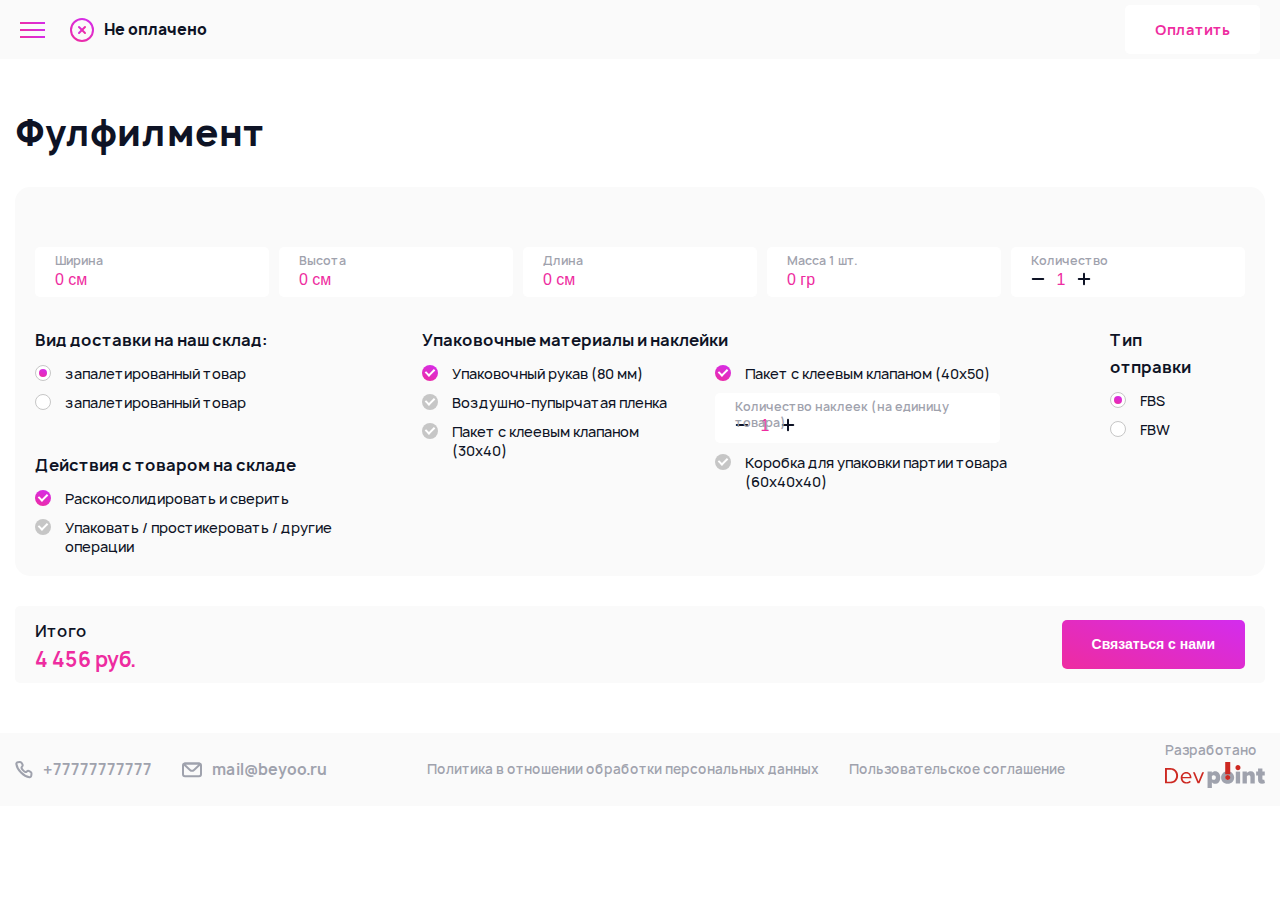
<file: fulfillment.html>
<!DOCTYPE html>
<html lang="en">
<head>
    <meta charset="UTF-8">
    <meta name="viewport"
          content="width=device-width, user-scalable=no, initial-scale=1.0, maximum-scale=1.0, minimum-scale=1.0">
    <meta http-equiv="X-UA-Compatible" content="ie=edge">
    <title></title>
    <link rel="stylesheet" href="style.css">
</head>
<body>
<main>
    <aside class="sticker__left">
        <div class="sticker__left__pad">
            <div class="close__menu">
                <img src="assets/img/close1.svg" alt="">
            </div>
            <div class="sticker__left__cnt">
                <a href="#" class="header__logo"><img src="assets/img/logo.svg" alt=""></a>
                <div class="head__menu">
                    <ul>
                        <li><a href="#">Печать стикеров WB</a></li>
                        <li><a href="#">Фулфилмент</a></li>
                        <li><a href="#">Детализированный отчет</a></li>
                        <li><a href="#">Личные данные</a></li>
                    </ul>
                </div>
                <div class="tree-trial">
                    <img src="assets/img/actions-close.svg" alt="">
                    <span>Не оплачено</span>
                </div>
            </div>
        </div>
        <a href="#" class="button btn__hover">
            <img src="assets/img/arrow-left.svg" alt="">
            <span>Выйти</span>
        </a>
    </aside>
    <section class="sticker__right">
        <div class="take-advantage__main">
            <div class="sticker__head">
                <div class="container">
                    <div class="sticker__head__flex none-mob-for__head">
                        <div class="sticker__head__trial">
                            <div class="open-aside">
                                <span></span>
                                <span></span>
                                <span></span>
                            </div>
                            <div class="tree-trial">
                                <img src="assets/img/actions-close.svg" alt="">
                                <span>Не оплачено</span>
                            </div>
                        </div>
                            <a href="javascript:;" data-val="choose-plan" class="open_modal btn-white">Оплатить</a>
                    </div>
                </div>
            </div>
            <div class="container">
                <div class="pages-sticker__main">
                    <div class="pages-sticker__title">
                        <h2>Фулфилмент</h2>
                    </div>
                </div>
                <div class="fulfillment__cont-ful">
                    <div class="services__sticker">
                        <div class="services__cnt">
                            <div class="beyoo__inp">
                                <p>Ширина</p>
                                <label>
                                    <input type="number" placeholder="0 см">
                                </label>
                            </div>
                            <div class="beyoo__inp">
                                <p>Высота</p>
                                <label>
                                    <input type="number" placeholder="0 см">
                                </label>
                            </div>
                            <div class="beyoo__inp">
                                <p>Длина</p>
                                <label>
                                    <input type="number" placeholder="0 см">
                                </label>
                            </div>
                            <div class="beyoo__inp">
                                <p>Масса 1 шт.</p>
                                <label>
                                    <input type="number" placeholder="0 гр">
                                </label>
                            </div>
                            <div class="add-catalog-for-shop">
                                <p>Количество</p>
                                <div class="add-catalog-val-count">
                                    <div class="decrement">
                                        <img src="assets/img/actions-minus.svg" alt="">
                                    </div>
                                    <label>
                                        <input type="text" class="catalog-count-value"
                                               data-mane="16689" value="1">
                                    </label>
                                    <div class="increment">
                                        <img src="assets/img/actions-plus.svg" alt="">
                                    </div>
                                </div>
                            </div>
                        </div>
                        <div class="services__check__flex">
                            <div class="services__check">
                                <div class="services__checked">
                                    <strong>Вид доставки на наш склад:</strong>
                                    <div class="block-checked__radio">
                                        <label class="check-radio">запалетированный товар
                                            <input type="radio" name="radio" checked>
                                            <span class="checkmark-radio"></span>
                                        </label>
                                    </div>
                                    <div class="block-checked__radio">
                                        <label class="check-radio">запалетированный товар
                                            <input type="radio" name="radio">
                                            <span class="checkmark-radio"></span>
                                        </label>
                                    </div>
                                </div>
                                <div class="services__checked">
                                    <strong>Действия с товаром на складе</strong>
                                    <div class="block-checked">
                                        <label class="checkcontainer">Расконсолидировать и сверить
                                            <input type="checkbox" checked>
                                            <span class="checkmark"></span>
                                        </label>
                                    </div>
                                    <div class="block-checked">
                                        <label class="checkcontainer">Упаковать / простикеровать / другие операции
                                            <input type="checkbox">
                                            <span class="checkmark"></span>
                                        </label>
                                    </div>
                                </div>
                            </div>
                            <div class="services__check">
                                <strong>Упаковочные материалы и наклейки </strong>
                                <div class="materials-stickers">
                                    <div class="materials-stickers__cnt">
                                        <div class="block-checked">
                                            <label class="checkcontainer">Упаковочный рукав (80 мм)
                                                <input type="checkbox" checked>
                                                <span class="checkmark"></span>
                                            </label>
                                        </div>
                                        <div class="block-checked">
                                            <label class="checkcontainer">Воздушно-пупырчатая пленка
                                                <input type="checkbox">
                                                <span class="checkmark"></span>
                                            </label>
                                        </div>
                                        <div class="block-checked">
                                            <label class="checkcontainer">Пакет с клеевым клапаном (30х40)
                                                <input type="checkbox">
                                                <span class="checkmark"></span>
                                            </label>
                                        </div>
                                    </div>
                                    <div class="materials-stickers__cnt">
                                        <div class="block-checked">
                                            <label class="checkcontainer">Пакет с клеевым клапаном (40х50)
                                                <input type="checkbox" checked>
                                                <span class="checkmark"></span>
                                            </label>
                                        </div>
                                        <div class="add-catalog-for-shop">
                                            <p>Количество наклеек (на единицу товара) </p>
                                            <div class="add-catalog-val-count">
                                                <div class="decrement">
                                                    <img src="assets/img/actions-minus.svg" alt="">
                                                </div>
                                                <label>
                                                    <input type="text" class="catalog-count-value"
                                                           data-mane="16689" value="1">
                                                </label>
                                                <div class="increment">
                                                    <img src="assets/img/actions-plus.svg" alt="">
                                                </div>
                                            </div>
                                        </div>
                                        <div class="block-checked">
                                            <label class="checkcontainer">Коробка для упаковки партии товара (60х40х40)
                                                <input type="checkbox">
                                                <span class="checkmark"></span>
                                            </label>
                                        </div>
                                    </div>
                                </div>
                            </div>
                            <div class="services__check">
                                <div class="services__checked">
                                    <strong>Тип отправки </strong>
                                    <div class="block-checked__radio">
                                        <label class="check-radio">FBS
                                            <input type="radio" name="radio-fb" checked>
                                            <span class="checkmark-radio"></span>
                                        </label>
                                    </div>
                                    <div class="block-checked__radio">
                                        <label class="check-radio">FBW
                                            <input type="radio" name="radio-fb">
                                            <span class="checkmark-radio"></span>
                                        </label>
                                    </div>
                                </div>
                            </div>
                        </div>
                    </div>
                    <div class="fulfillment__content">
                        <div class="fulfillment__itog">
                            <p>Итого</p>
                            <strong>4 456 руб.</strong>
                        </div>
                        <button class="btn">Связаться с нами</button>
                    </div>
                </div>
            </div>
        </div>
        <div class="sti__footer">
            <div class="container">
                <div class="sti__footer__main">
                    <div class="footer__soc">
                        <a href="tel: +77777777777" class="">
                            <svg xmlns="http://www.w3.org/2000/svg" width="18" height="18" viewBox="0 0 18 18" fill="none">
                                <path d="M16.4833 12.7847L16.2747 14.6617C16.1714 15.5914 15.4308 16.3069 14.5053 16.171C12.6679 15.9012 9.45605 14.9132 6.02177 11.479C2.58754 8.04473 1.59915 4.83246 1.32903 2.99478C1.19297 2.06914 1.90849 1.32824 2.83837 1.22492L4.71496 1.01641C5.50761 0.928334 6.27683 1.31961 6.67243 2.0121L7.38441 3.25842C7.83174 4.04146 7.6997 5.02702 7.06202 5.6647L7.04328 5.68344C6.57043 6.15629 6.37088 6.83971 6.68404 7.43056C6.95791 7.94728 7.4095 8.62405 8.14257 9.35712C8.87564 10.0902 9.55241 10.5418 10.0691 10.8157C10.66 11.1288 11.3434 10.9293 11.8163 10.4564L11.835 10.4377C12.4727 9.79999 13.4582 9.66795 14.2413 10.1153L15.4876 10.8273C16.1801 11.2229 16.5714 11.9921 16.4833 12.7847Z" stroke="#EE2CA0" stroke-width="2" stroke-linecap="round" stroke-linejoin="round"/>
                            </svg>
                            <span>+77777777777</span>
                        </a>
                        <a href="mailto: mail@beyoo.ru">
                            <svg xmlns="http://www.w3.org/2000/svg" width="20" height="19" viewBox="0 0 20 19" fill="none">
                                <path d="M1 5.5C1 4.39543 1.89543 3.5 3 3.5H17C18.1046 3.5 19 4.39543 19 5.5V14.25C19 15.3546 18.1046 16.25 17 16.25H3C1.89543 16.25 1 15.3546 1 14.25V5.5Z" stroke="#EE2CA0" stroke-width="2" stroke-linejoin="round"/>
                                <path d="M2.42131 4.80287C1.91709 4.34067 2.24409 3.5 2.9281 3.5H17.0719C17.7559 3.5 18.0829 4.34067 17.5787 4.80287L12.0272 9.89176C10.8802 10.9431 9.11979 10.9431 7.97283 9.89176L2.42131 4.80287Z" stroke="#EE2CA0" stroke-width="2" stroke-linejoin="round"/>
                            </svg>
                            <span>mail@beyoo.ru</span>
                        </a>
                    </div>
                    <div class="footer-terms">
                        <a href="#">Политика в отношении обработки персональных данных</a>
                        <a href="#">Пользовательское соглашение</a>
                    </div>
                    <a href="#" class="site-developed">
                        <span>Разработано</span>
                        <img src="assets/img/logo-fot.svg" alt="">
                    </a>
                </div>
            </div>
        </div>
    </section>
</main>

<div id="choose-plan" class="modal">
    <div class="modal-content">
        <div class="modal-registration">
            <div class="close"></div>
            <h3>Выберите тариф</h3>
            <div class="choose-plan">
                <a href="javascript:;" class="choose-plan__href choose-plan__active">
                    <div class="choose-plan__data">
                        <img src="assets/img/calendar.png" alt="">
                        <span>1 месяц</span>
                    </div>
                    <strong>500 руб.</strong>
                </a>
                <a href="javascript:;" class="choose-plan__href">
                    <div class="choose-plan__data">
                        <img src="assets/img/calendar2.png" alt="">
                        <span>1 год</span>
                    </div>
                    <div class="choose-plan__price">
                        <span>Обычная цена</span>
                        <strong>6 000 руб.</strong>
                    </div>
                    <div class="choose-plan__profitable">
                        <span>Цена с выгодой </span>
                        <strong>5 000 руб.</strong>
                    </div>
                </a>
            </div>
            <div class=" modal-btn__center">
                <button data-val="payment" class="open_modal close__mods btn">Оплатить</button>
            </div>
        </div>
    </div>
</div>

<div id="payment" class="modal">
    <div class="modal-content">
        <div class="modal-registration">
            <div class="close"></div>
            <div class="payment-successful">
                <img src="assets/img/success3.svg" alt="">
            </div>
            <h3>Оплата прошла успешно</h3>
            <p>Спасибо, что выбрали наш сервис</p>
            <div class="payment-successful_btn">
                <a href="#" class="close__mods btn">Вернуться на сайт</a>
            </div>
        </div>
    </div>
</div>

<script src="assets/js/jquery-3.2.1.min.js"></script>
<script src="assets/js/jquery.magnific-popup.min.js"></script>
<script src="assets/js/jquery.fancybox.js"></script>
<script src="assets/js/swiper-bundle.min.js"></script>
<script src="assets/js/jquery.mask.js"></script>
<script src="assets/js/script.js"></script>
</body>
</html>
</file>
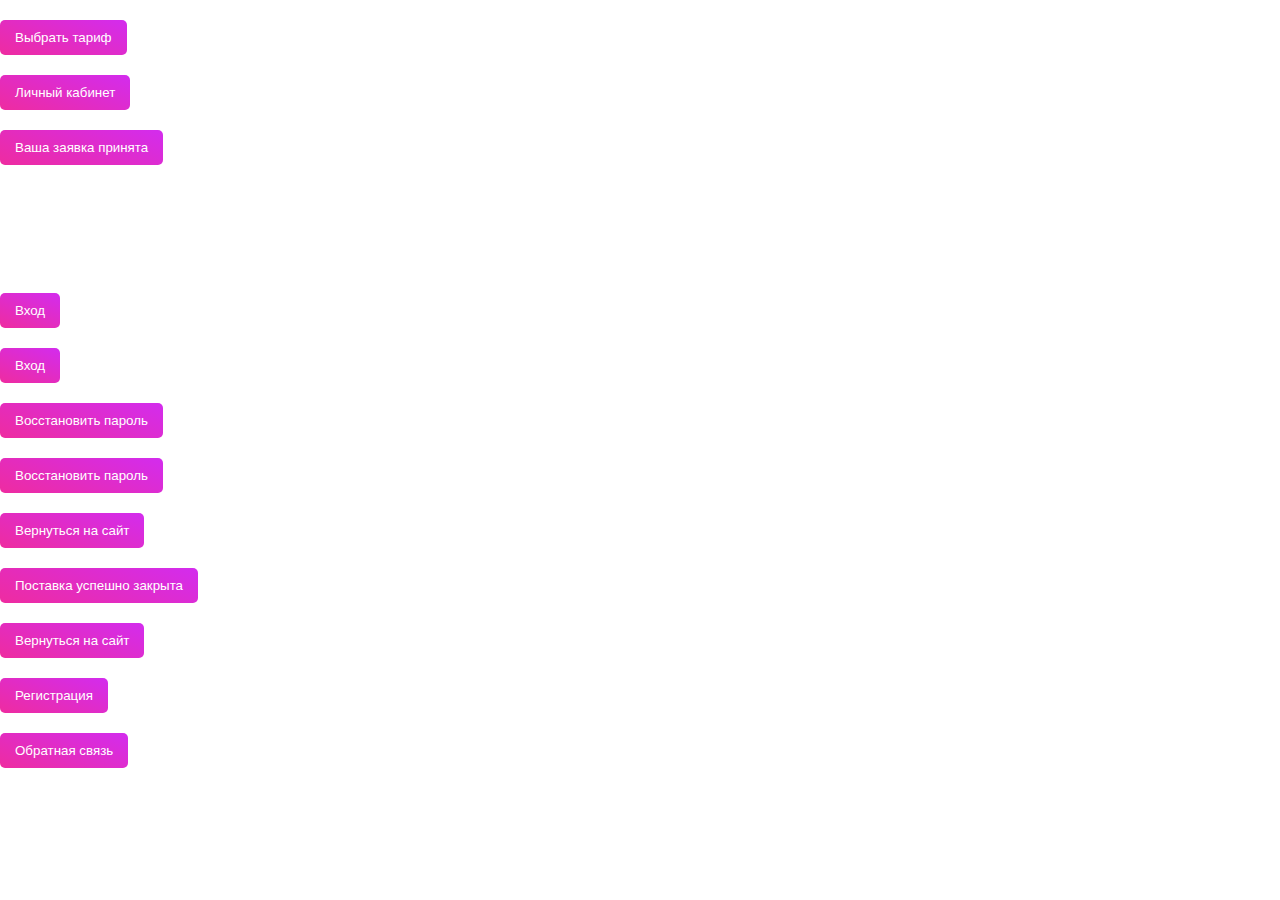
<file: modal.html>
<!DOCTYPE html>
<html lang="en">
<head>
    <meta charset="UTF-8">
    <meta name="viewport"
          content="width=device-width, user-scalable=no, initial-scale=1.0, maximum-scale=1.0, minimum-scale=1.0">
    <meta http-equiv="X-UA-Compatible" content="ie=edge">
    <title></title>
    <link rel="stylesheet" href="style.css">
</head>
<style>
    .modal-reg {
        display: flex;
        flex-direction: column;
        align-items: flex-start;
        margin: 0 0 20px;
    }

    .modal-reg>button {
        color: #FFFFFF;
        margin-top: 20px;
        padding: 10px 15px;
        background: linear-gradient(21.85deg, #EE2CA0 0%, #D32CEE 100%);
        border-radius: 5px;
    }
</style>
<body>

<div class="modal-reg">

    <button data-val="tariff" class="open_modal">Выбрать тариф</button>
    <div id="tariff" class="modal">
        <div class="modal-content">
            <div class="modal-registration">
                <div class="close"></div>
                <strong class="text-mob__tar">Вы уже воспользовались бесплатным периодом, чтобы продолжить пользоваться сервисом, нужно оплатить тариф» и кнопка «выбрать тариф</strong>
                <div class="already__liner modal-btn__center">
                    <button data-val="choose-plan" class="open_modal close__mods btn">Выбрать тариф</button>
                </div>
            </div>
        </div>
    </div>


    <div id="choose-plan" class="modal">
        <div class="modal-content">
            <div class="modal-registration">
                <div class="close"></div>
                <h3>Выберите тариф</h3>
                <div class="choose-plan">
                    <a href="javascript:;" class="choose-plan__href plan__active">
                        <div class="choose-plan__data">
                            <img src="assets/img/calendar.png" alt="">
                            <span>1 месяц</span>
                        </div>
                        <strong>500 руб.</strong>
                    </a>
                    <a href="javascript:;" class="choose-plan__href">
                        <div class="choose-plan__data">
                            <img src="assets/img/calendar2.png" alt="">
                            <span>1 год</span>
                        </div>
                        <div class="choose-plan__price">
                            <span>Обычная цена</span>
                            <strong>6 000 руб.</strong>
                        </div>
                        <div class="choose-plan__profitable">
                            <span>Цена с выгодой </span>
                            <strong>5 000 руб.</strong>
                        </div>
                    </a>
                </div>
                <div class=" modal-btn__center">
                    <button data-val="payment" class="open_modal close__mods btn">Оплатить</button>
                </div>
            </div>
        </div>
    </div>

    <div id="payment" class="modal">
        <div class="modal-content">
            <div class="modal-registration">
                <div class="close"></div>
                <div class="payment-successful">
                    <img src="assets/img/success3.svg" alt="">
                </div>
                <h3>Оплата прошла успешно</h3>
                <p>Спасибо, что выбрали наш сервис</p>
                <div class="payment-successful_btn">
                    <a href="#" class="close__mods btn">Вернуться на сайт</a>
                </div>
            </div>
        </div>
    </div>


    <button data-val="pers-dat" class="open_modal">Личный кабинет</button>
    <div id="pers-dat" class="modal">
        <div class="modal-content">
            <div class="modal-registration">
                <div class="close"></div>
                <strong class="text-mob__tar">Вам уже доступен бесплатный период, Вы можете воспользоваться услугами нашего сервиса в личном кабинете</strong>
                <div class="already__liner modal-btn__center">
                    <button data-val="choose-plan" class="open_modal close__mods btn">Личный кабинет</button>
                </div>
            </div>
        </div>
    </div>

    <button data-val="prin" class="open_modal">Ваша заявка принята</button>
    <div id="prin" class="modal">
        <div class="modal-content">
            <div class="modal-registration">
                <div class="close"></div>
                <strong class="text-mob__tar">Ваша заявка принята и находится в обработке. Наш менеджер свяжется с Вами в ближайшее время</strong>
                <div class="already__liner modal-btn__center">
                    <button class="close__mods btn">Вернуться на сайт</button>
                </div>
            </div>
        </div>
    </div>


    <br>
    <br>
    <br>
    <br>


    <button data-val="entrance" class="open_modal">Вход</button>
    <div id="entrance" class="modal">
        <div class="modal-content">
            <div class="modal-registration">
                <div class="close"></div>
                <h3>Вход</h3>
                <form>
                    <div class="quick-message__form">
                        <div class="beyoo__inp">
                            <p>E-mail</p>
                            <label><input type="text" placeholder="ivan@gmail.com"></label>
                        </div>
                        <div class="beyoo__inp">
                            <p>Пароль</p>
                            <label>
                                <input type="text" placeholder="Введите пароль">
                            </label>
                        </div>
                    </div>
                    <div class="modal-btn__center">
                        <button class="btn">Войти</button>
                        <div class="already__liner already__flex">
                            <a href="#" class="forgot-password">Забыли пароль?</a>
                            <a href="#" class="vxod-site">Зарегистрироваться</a>
                        </div>
                    </div>
                </form>
            </div>
        </div>
    </div>

    <button data-val="wrong-login" class="open_modal">Вход</button>
    <div id="wrong-login" class="modal">
        <div class="modal-content">
            <div class="modal-registration">
                <div class="close"></div>
                <h3>Вход</h3>
                <form>
                    <div class="quick-message__form">
                        <div class="beyoo__inp">
                            <p>E-mail</p>
                            <label><input type="text" placeholder="ivan@gmail.com"></label>
                        </div>
                        <div class="beyoo__inp">
                            <p>Пароль</p>
                            <label>
                                <input type="text" placeholder="Введите пароль">
                            </label>
                        </div>
                    </div>
                    <div class="modal-btn__center">
                        <button class="btn">Войти</button>
                        <div class="personal__tow__pass">
                            <img src="assets/img/alert-Info.svg" alt="">
                            <span>Неверный логин или пароль</span>
                        </div>
                        <div class="already__liner already__flex">
                            <a href="#" class="forgot-password">Забыли пароль?</a>
                            <a href="#" class="vxod-site">Зарегистрироваться</a>
                        </div>
                    </div>
                </form>
            </div>
        </div>
    </div>

    <button data-val="restore" class="open_modal">Восстановить пароль</button>
    <div id="restore" class="modal">
        <div class="modal-content">
            <div class="modal-registration">
                <div class="close"></div>
                <h3>Восстановить пароль</h3>
                <p>
                    Введите Ваш email, и мы вышлем по указанному адресу инструкцию для восстановления пароль
                </p>
                <form>
                    <div class="quick-message__form">
                        <div class="beyoo__inp">
                            <p>E-mail</p>
                            <label><input type="text" placeholder="ivan@gmail.com"></label>
                        </div>
                    </div>
                    <div class="modal-btn__center">
                        <button class="btn">Восстановить</button>
                        <div class="already__liner already__flex">
                            <a href="#" class="vxod-site">Войти</a>
                            <a href="#" class="vxod-site">Зарегистрироваться</a>
                        </div>
                    </div>
                </form>
            </div>
        </div>
    </div>

    <button data-val="email-registered" class="open_modal">Восстановить пароль</button>
    <div id="email-registered" class="modal">
        <div class="modal-content">
            <div class="modal-registration">
                <div class="close"></div>
                <h3>Восстановить пароль</h3>
                <p>
                    Введите Ваш email, и мы вышлем по указанному адресу инструкцию для восстановления пароль
                </p>
                <form>
                    <div class="quick-message__form">
                        <div class="beyoo__inp">
                            <p>E-mail</p>
                            <label><input type="text" placeholder="ivan@gmail.com"></label>
                        </div>
                    </div>
                    <div class="modal-btn__center">
                        <button class="btn">Восстановить</button>
                        <div class="personal__tow__pass">
                            <img src="assets/img/alert-Info.svg" alt="">
                            <span>Данный email не зарегистрирован на сайте</span>
                        </div>
                        <div class="already__liner already__flex">
                            <a href="#" class="vxod-site">Войти</a>
                            <a href="#" class="vxod-site">Зарегистрироваться</a>
                        </div>
                    </div>
                </form>
            </div>
        </div>
    </div>

    <button data-val="back-site" class="open_modal">Вернуться на сайт</button>
    <div id="back-site" class="modal">
        <div class="modal-content">
            <div class="modal-registration">
                <div class="close"></div>
                <h3>Восстановить пароль</h3>
                <p>
                    На Вашу почту была выслана инструкция для восстановления пароля
                </p>
                <div class="already__liner modal-btn__center">
                    <p>
                        Если письмо не пришло, проверьте папку «спам»
                    </p>
                    <button class="btn">Вернуться на сайт</button>
                </div>
            </div>
        </div>
    </div>







    <button data-val="completed" class="open_modal">Поставка успешно закрыта</button>
    <div id="completed" class="modal">
        <div class="modal-content">
            <div class="modal-registration">
                <div class="close"></div>
                <div class="payment-successful">
                    <img src="assets/img/success3.svg" alt="">
                </div>
                <h3>Наклейки успешно сгенерированы, теперь Вы можете их скачать</h3>
                <p>Поставка успешно закрыта</p>
                <div class="payment-successful_btn">
                    <a href="#" class="btn">Вернуться на сайт</a>
                </div>
            </div>
        </div>
    </div>

    <button data-val="shortly" class="open_modal">Вернуться на сайт</button>
    <div id="shortly" class="modal">
        <div class="modal-content">
            <div class="modal-registration">
                <div class="close"></div>
                <h3>Спасибо за заявку, мы свяжемся с Вами в ближайшее время</h3>
                <div class="payment-successful_btn">
                    <a href="#" class="btn">Вернуться на сайт</a>
                </div>
            </div>
        </div>
    </div>

    <button data-val="create" class="open_modal">Регистрация</button>
    <div id="create" class="modal">
        <div class="modal-content">
            <div class="modal-registration">
                <div class="close"></div>
                <h3>Создать новую
                    поставку</h3>
                <form>
                    <div class="quick-message__form">
                        <div class="beyoo__inp">
                            <p>Ваше ФИО или название компании</p>
                            <label>
                                <input type="text" placeholder="ФИО">
                            </label>
                        </div>
                        <div class="beyoo__inp">
                            <p>E-mail</p>
                            <label><input type="text" placeholder="ivan@gmail.com"></label>
                        </div>
                        <div class="beyoo__inp">
                            <p>Номер телефона</p>
                            <label>
                                <input type="text" placeholder="+7" pattern="\+7 \(\d{3}\)-\d{3}-\d{2}-\d{2}"
                                       class="phone">
                            </label>
                        </div>
                    </div>
                    <div class="modal-btn__center">
                        <button class="btn">Создать</button>
                        <div class="already__liner">
                            <p>
                                Из ТЗ. Полей нету “Опишите какие поля должен заполнить пользователь”. Поставил для примера
                            </p>
                        </div>
                    </div>
                </form>
            </div>
        </div>
    </div>

    <button data-val="feedback" class="open_modal">Обратная связь</button>
    <div id="feedback" class="modal">
        <div class="modal-content">
            <div class="modal-registration">
                <div class="close"></div>
                <h3>Обратная связь</h3>
                <form>
                    <div class="quick-message__form">
                        <div class="beyoo__inp">
                            <p>Ваше ФИО или название компании</p>
                            <label>
                                <input type="text" placeholder="Иван">
                            </label>
                        </div>
                        <div class="beyoo__inp">
                            <p>E-mail</p>
                            <label><input type="text" placeholder="ivan@gmail.com"></label>
                        </div>
                        <div class="beyoo__inp">
                            <p>Номер телефона</p>
                            <label>
                                <textarea placeholder="Введите текст"></textarea>
                            </label>
                        </div>
                    </div>
                    <div class="modal-btn__center">
                        <button class="btn">Перезвоните мне</button>
                        <div class="block-checked">
                            <label class="checkcontainer">Даю свое согласие на обработку данных
                                <input type="checkbox" checked>
                                <span class="checkmark"></span>
                            </label>
                        </div>
                    </div>
                </form>
            </div>
        </div>
    </div>

</div>

<script src="assets/js/jquery-3.2.1.min.js"></script>
<script src="assets/js/swiper-bundle.min.js"></script>
<script src="assets/js/jquery.mask.js"></script>
<script src="assets/js/script.js"></script>
</body>
</html>
</file>
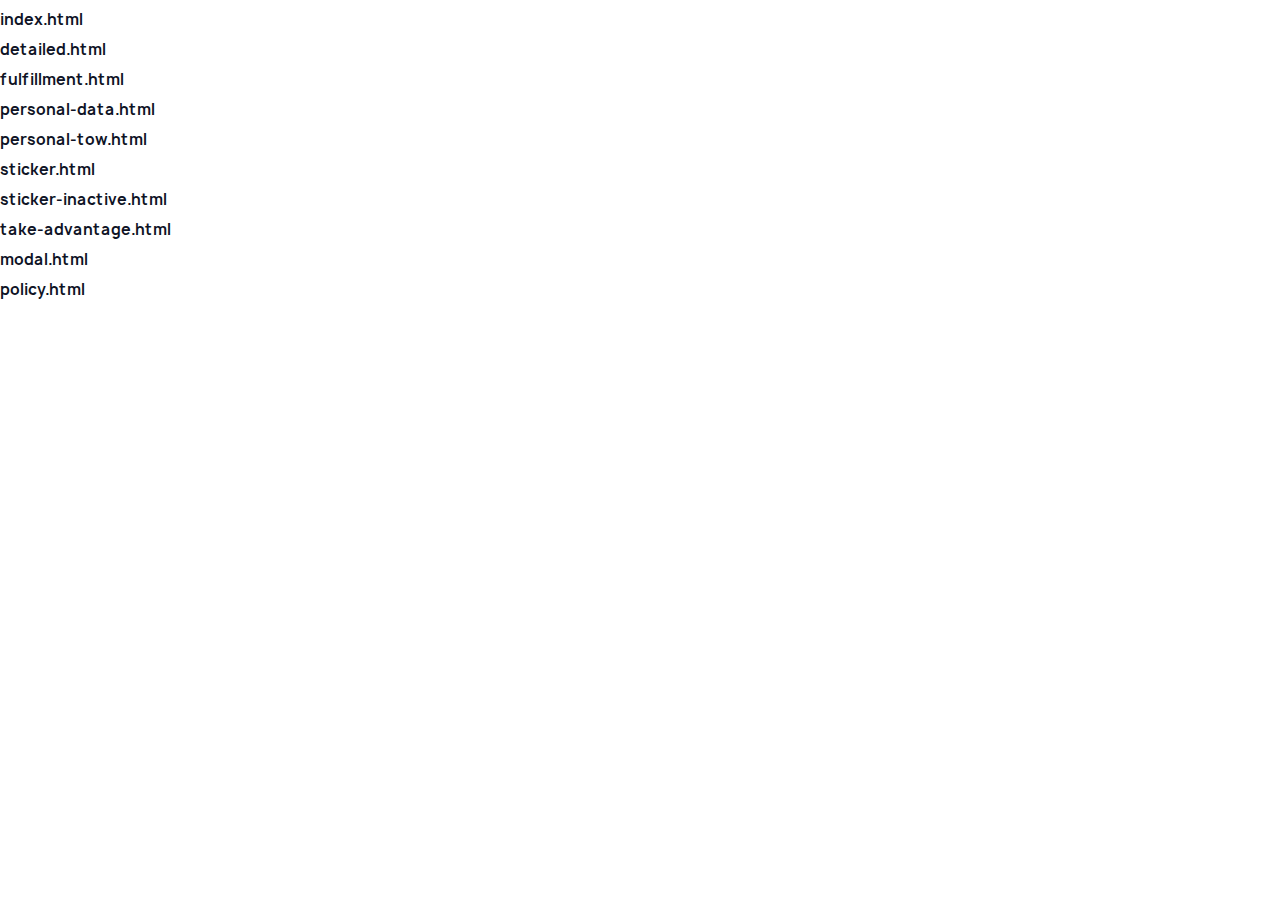
<file: pages.html>
<!DOCTYPE html>
<html lang="en">
<head>
    <meta charset="UTF-8">
    <meta name="viewport"
          content="width=device-width, user-scalable=no, initial-scale=1.0, maximum-scale=1.0, minimum-scale=1.0">
    <meta http-equiv="X-UA-Compatible" content="ie=edge">
    <title></title>
    <link rel="stylesheet" href="style.css">
</head>
<style>
    .href__pages a{
        display: block;
        margin-top: 10px;
        font-weight: 700;
        font-size: 15px;
        line-height: 20px;
        width: max-content;
        color: #0E1325;

    }
</style>
<body>

<div class="href__pages">
    <a href="index.html">index.html</a>
    <a href="detailed.html">detailed.html</a>
    <a href="fulfillment.html">fulfillment.html</a>
    <a href="personal-data.html">personal-data.html</a>
    <a href="personal-tow.html">personal-tow.html</a>
    <a href="sticker.html">sticker.html</a>
    <a href="sticker-inactive.html">sticker-inactive.html</a>
    <a href="take-advantage.html">take-advantage.html</a>
    <a href="modal.html">modal.html</a>
    <a href="policy.html">policy.html</a>
</div>

<script src="assets/js/jquery-3.2.1.min.js"></script>
<script src="assets/js/swiper-bundle.min.js"></script>
<script src="assets/js/jquery.mask.js"></script>
<script src="assets/js/script.js"></script>
</body>
</html>
</file>
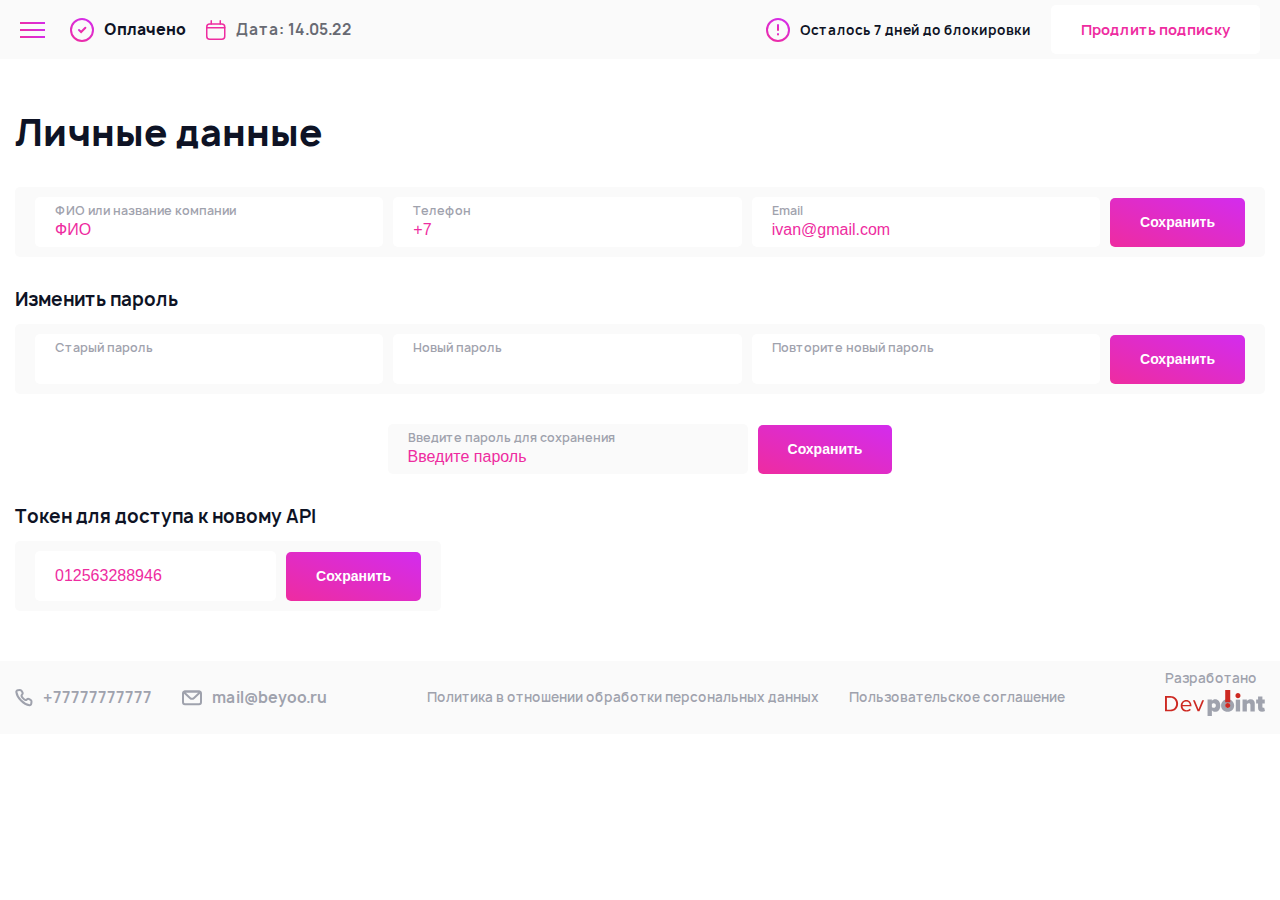
<file: personal-data.html>
<!DOCTYPE html>
<html lang="en">
<head>
    <meta charset="UTF-8">
    <meta name="viewport"
          content="width=device-width, user-scalable=no, initial-scale=1.0, maximum-scale=1.0, minimum-scale=1.0">
    <meta http-equiv="X-UA-Compatible" content="ie=edge">
    <title></title>
    <link rel="stylesheet" href="style.css">
</head>
<body>
<main>
    <aside class="sticker__left">
        <div class="sticker__left__pad">
            <div class="close__menu">
                <img src="assets/img/close1.svg" alt="">
            </div>
            <div class="sticker__left__cnt">
                <a href="#" class="header__logo"><img src="assets/img/logo.svg" alt=""></a>
                <div class="head__menu">
                    <ul>
                        <li><a href="#">Печать стикеров WB</a></li>
                        <li><a href="#">Фулфилмент</a></li>
                        <li><a href="#">Детализированный отчет</a></li>
                        <li><a href="#">Личные данные</a></li>
                    </ul>
                </div>
                <div class="tree-trial">
                    <img src="assets/img/actions-success.svg" alt="">
                    <span>Оплачено</span>
                </div>
                <div class="delivery-archive__data">
                    <img src="assets/img/data.svg" alt="">
                    <span>Дата: 14.05.22</span>
                </div>
            </div>
        </div>
        <a href="#" class="button btn__hover">
            <img src="assets/img/arrow-left.svg" alt="">
            <span>Выйти</span>
        </a>
    </aside>
    <section class="sticker__right">
        <div class="take-advantage__main">
            <div class="sticker__head">
                <div class="container">
                    <div class="sticker__head__flex none-mob-for__head">
                        <div class="sticker__head__trial">
                            <div class="open-aside">
                                <span></span>
                                <span></span>
                                <span></span>
                            </div>
                            <div class="tree-trial">
                                <img src="assets/img/actions-success.svg" alt="">
                                <span>Оплачено</span>
                            </div>
                            <div class="delivery-archive__data">
                                <img src="assets/img/data.svg" alt="">
                                <span>Дата: 14.05.22</span>
                            </div>
                        </div>
                        <div class="detailed__head">
                            <div class="detailed-lockdown">
                                <img src="assets/img/alert-Info.svg" alt="">
                                <p>
                                    Осталось 7 дней до блокировки
                                </p>
                            </div>
                            <a href="javascript:;" data-val="choose-plan" class="open_modal btn-white">Продлить
                                подписку</a>
                        </div>
                    </div>
                </div>
            </div>
            <div class="container">
                <div class="detailed__info">
                    <h2>Личные данные</h2>
                </div>
                <form>
                    <div class="personal__form">
                        <div class="detailed__form__flex">
                            <div class="beyoo__inp">
                                <p>ФИО или название компании</p>
                                <label>
                                    <input type="text" placeholder="ФИО" disabled>
                                </label>
                            </div>
                            <div class="beyoo__inp">
                                <p>Телефон</p>
                                <label>
                                    <input type="text" placeholder="+7" pattern="\+7 \(\d{3}\)-\d{3}-\d{2}-\d{2}"
                                           class="phone" disabled>
                                </label>
                            </div>
                            <div class="beyoo__inp">
                                <p>Email</p>
                                <label>
                                    <input type="text" placeholder="ivan@gmail.com" disabled>
                                </label>
                            </div>
                            <button class="btn">Сохранить</button>
                        </div>
                    </div>
                    <div class="change-password">
                        <strong>Изменить пароль</strong>
                        <div class="personal__form">
                            <div class="detailed__form__flex">
                                <div class="beyoo__inp">
                                    <p>Старый пароль</p>
                                    <label>
                                        <input type="password" placeholder="">
                                    </label>
                                </div>
                                <div class="beyoo__inp">
                                    <p>Новый пароль</p>
                                    <label>
                                        <input type="password" placeholder="">
                                    </label>
                                </div>
                                <div class="beyoo__inp">
                                    <p>Повторите новый пароль</p>
                                    <label>
                                        <input type="password" placeholder="">
                                    </label>
                                </div>
                                <button class="btn">Сохранить</button>
                            </div>
                        </div>
                    </div>
                    <div class="enter-password">
                        <div class="beyoo__inp">
                            <p>Введите пароль для сохранения</p>
                            <label>
                                <input type="password" placeholder="Введите пароль">
                            </label>
                        </div>
                        <button class="btn">Сохранить</button>
                    </div>
                    <div class="token-access">
                        <strong>Токен для доступа к новому API</strong>
                        <div class="token-access__flex">
                            <div class="beyoo__inp">
                                <label>
                                    <input type="text" placeholder="012563288946">
                                </label>
                            </div>
                            <button class="btn">Сохранить</button>
                        </div>
                    </div>
                </form>
            </div>
        </div>
        <div class="sti__footer">
            <div class="container">
                <div class="sti__footer__main">
                    <div class="footer__soc">
                        <a href="tel: +77777777777" class="">
                            <svg xmlns="http://www.w3.org/2000/svg" width="18" height="18" viewBox="0 0 18 18"
                                 fill="none">
                                <path d="M16.4833 12.7847L16.2747 14.6617C16.1714 15.5914 15.4308 16.3069 14.5053 16.171C12.6679 15.9012 9.45605 14.9132 6.02177 11.479C2.58754 8.04473 1.59915 4.83246 1.32903 2.99478C1.19297 2.06914 1.90849 1.32824 2.83837 1.22492L4.71496 1.01641C5.50761 0.928334 6.27683 1.31961 6.67243 2.0121L7.38441 3.25842C7.83174 4.04146 7.6997 5.02702 7.06202 5.6647L7.04328 5.68344C6.57043 6.15629 6.37088 6.83971 6.68404 7.43056C6.95791 7.94728 7.4095 8.62405 8.14257 9.35712C8.87564 10.0902 9.55241 10.5418 10.0691 10.8157C10.66 11.1288 11.3434 10.9293 11.8163 10.4564L11.835 10.4377C12.4727 9.79999 13.4582 9.66795 14.2413 10.1153L15.4876 10.8273C16.1801 11.2229 16.5714 11.9921 16.4833 12.7847Z"
                                      stroke="#EE2CA0" stroke-width="2" stroke-linecap="round" stroke-linejoin="round"/>
                            </svg>
                            <span>+77777777777</span>
                        </a>
                        <a href="mailto: mail@beyoo.ru">
                            <svg xmlns="http://www.w3.org/2000/svg" width="20" height="19" viewBox="0 0 20 19"
                                 fill="none">
                                <path d="M1 5.5C1 4.39543 1.89543 3.5 3 3.5H17C18.1046 3.5 19 4.39543 19 5.5V14.25C19 15.3546 18.1046 16.25 17 16.25H3C1.89543 16.25 1 15.3546 1 14.25V5.5Z"
                                      stroke="#EE2CA0" stroke-width="2" stroke-linejoin="round"/>
                                <path d="M2.42131 4.80287C1.91709 4.34067 2.24409 3.5 2.9281 3.5H17.0719C17.7559 3.5 18.0829 4.34067 17.5787 4.80287L12.0272 9.89176C10.8802 10.9431 9.11979 10.9431 7.97283 9.89176L2.42131 4.80287Z"
                                      stroke="#EE2CA0" stroke-width="2" stroke-linejoin="round"/>
                            </svg>
                            <span>mail@beyoo.ru</span>
                        </a>
                    </div>
                    <div class="footer-terms">
                        <a href="#">Политика в отношении обработки персональных данных</a>
                        <a href="#">Пользовательское соглашение</a>
                    </div>
                    <a href="#" class="site-developed">
                        <span>Разработано</span>
                        <img src="assets/img/logo-fot.svg" alt="">
                    </a>
                </div>
            </div>
        </div>
    </section>
</main>

<div id="choose-plan" class="modal">
    <div class="modal-content">
        <div class="modal-registration">
            <div class="close"></div>
            <h3>Выберите тариф</h3>
            <div class="choose-plan">
                <a href="javascript:;" class="choose-plan__href ">
                    <div class="choose-plan__data">
                        <img src="assets/img/calendar.png" alt="">
                        <span>1 месяц</span>
                    </div>
                    <strong>500 руб.</strong>
                </a>
                <a href="javascript:;" class="choose-plan__href choose-plan__active">
                    <div class="choose-plan__data">
                        <img src="assets/img/calendar2.png" alt="">
                        <span>1 год</span>
                    </div>
                    <div class="choose-plan__price">
                        <span>Обычная цена</span>
                        <strong>6 000 руб.</strong>
                    </div>
                    <div class="choose-plan__profitable">
                        <span>Цена с выгодой </span>
                        <strong>5 000 руб.</strong>
                    </div>
                </a>
            </div>
            <div class=" modal-btn__center">
                <button data-val="payment" class="open_modal close__mods btn">Оплатить</button>
            </div>
        </div>
    </div>
</div>

<div id="payment" class="modal">
    <div class="modal-content">
        <div class="modal-registration">
            <div class="close"></div>
            <div class="payment-successful">
                <img src="assets/img/success3.svg" alt="">
            </div>
            <h3>Оплата прошла успешно</h3>
            <p>Спасибо, что выбрали наш сервис</p>
            <div class="payment-successful_btn">
                <a href="#" class="close__mods btn">Вернуться на сайт</a>
            </div>
        </div>
    </div>
</div>
<script src="assets/js/jquery-3.2.1.min.js"></script>
<script src="assets/js/jquery.magnific-popup.min.js"></script>
<script src="assets/js/jquery.fancybox.js"></script>
<script src="assets/js/swiper-bundle.min.js"></script>
<script src="assets/js/jquery.mask.js"></script>
<script src="assets/js/script.js"></script>
</body>
</html>
</file>
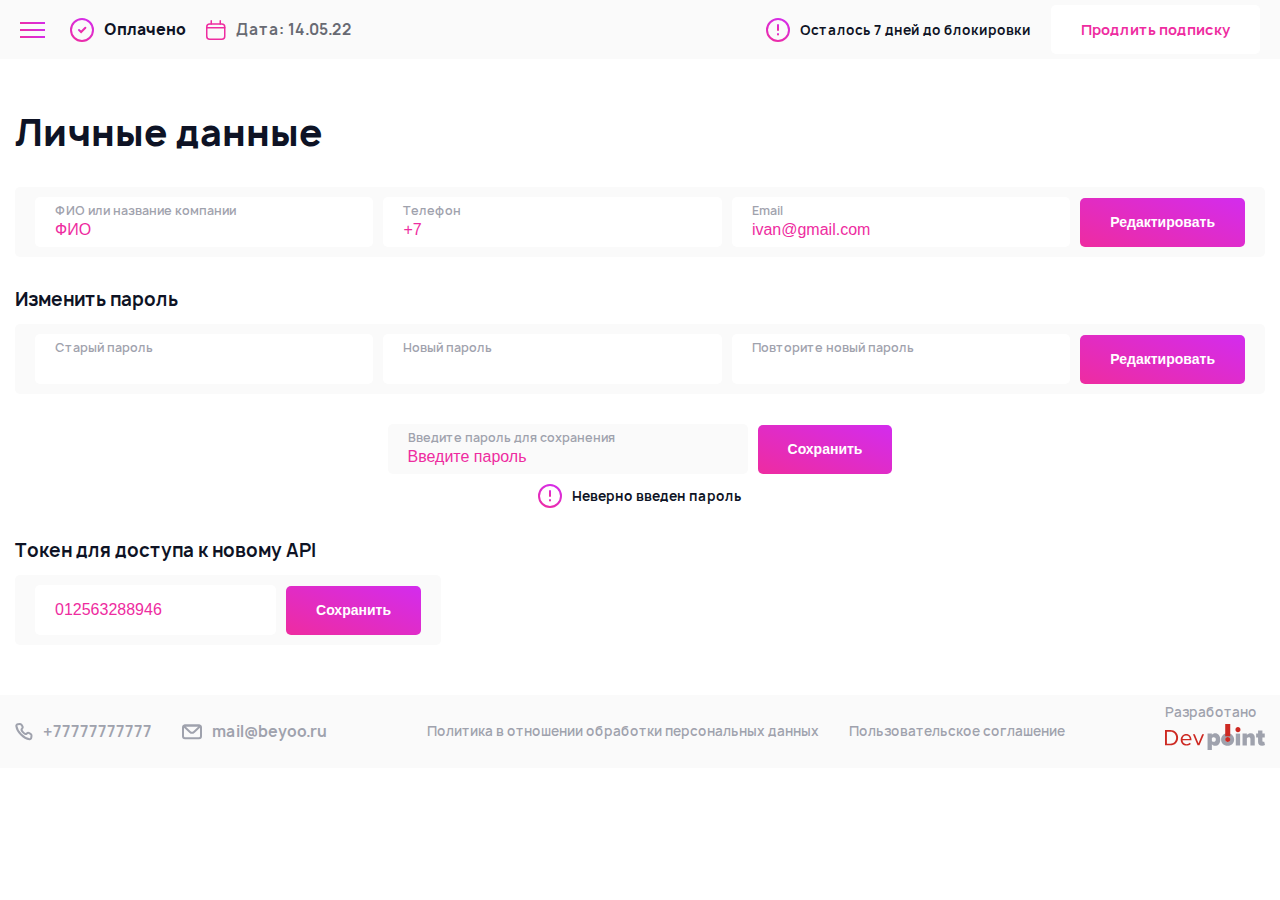
<file: personal-tow.html>
<!DOCTYPE html>
<html lang="en">
<head>
    <meta charset="UTF-8">
    <meta name="viewport"
          content="width=device-width, user-scalable=no, initial-scale=1.0, maximum-scale=1.0, minimum-scale=1.0">
    <meta http-equiv="X-UA-Compatible" content="ie=edge">
    <title></title>
    <link rel="stylesheet" href="style.css">
</head>
<body>
<main>
    <aside class="sticker__left">
        <div class="sticker__left__pad">
            <div class="close__menu">
                <img src="assets/img/close1.svg" alt="">
            </div>
            <div class="sticker__left__cnt">
                <a href="#" class="header__logo"><img src="assets/img/logo.svg" alt=""></a>
                <div class="head__menu">
                    <ul>
                        <li><a href="#">Печать стикеров WB</a></li>
                        <li><a href="#">Фулфилмент</a></li>
                        <li><a href="#">Детализированный отчет</a></li>
                        <li><a href="#">Личные данные</a></li>
                    </ul>
                </div>
                <div class="tree-trial">
                    <img src="assets/img/actions-success.svg" alt="">
                    <span>Оплачено</span>
                </div>
                <div class="delivery-archive__data">
                    <img src="assets/img/data.svg" alt="">
                    <span>Дата: 14.05.22</span>
                </div>
            </div>
        </div>
        <a href="#" class="button btn__hover">
            <img src="assets/img/arrow-left.svg" alt="">
            <span>Выйти</span>
        </a>
    </aside>
    <section class="sticker__right">
        <div class="take-advantage__main">
            <div class="sticker__head">
                <div class="container">
                    <div class="sticker__head__flex none-mob-for__head">
                        <div class="sticker__head__trial">
                            <div class="open-aside">
                                <span></span>
                                <span></span>
                                <span></span>
                            </div>
                            <div class="tree-trial">
                                <img src="assets/img/actions-success.svg" alt="">
                                <span>Оплачено</span>
                            </div>
                            <div class="delivery-archive__data">
                                <img src="assets/img/data.svg" alt="">
                                <span>Дата: 14.05.22</span>
                            </div>
                        </div>
                        <div class="detailed__head">
                            <div class="detailed-lockdown">
                                <img src="assets/img/alert-Info.svg" alt="">
                                <p>
                                    Осталось 7 дней до блокировки
                                </p>
                            </div>
                            <a href="javascript:;" data-val="choose-plan" class="open_modal btn-white">Продлить
                                подписку</a>
                        </div>
                    </div>
                </div>
            </div>
            <div class="container">
                <div class="detailed__info">
                    <h2>Личные данные</h2>
                </div>
                <form>
                    <div class="personal__form">
                        <div class="detailed__form__flex">
                            <div class="beyoo__inp">
                                <p>ФИО или название компании</p>
                                <label>
                                    <input type="text" placeholder="ФИО">
                                </label>
                            </div>
                            <div class="beyoo__inp">
                                <p>Телефон</p>
                                <label>
                                    <input type="text" placeholder="+7" pattern="\+7 \(\d{3}\)-\d{3}-\d{2}-\d{2}"
                                           class="phone">
                                </label>
                            </div>
                            <div class="beyoo__inp">
                                <p>Email</p>
                                <label>
                                    <input type="text" placeholder="ivan@gmail.com">
                                </label>
                            </div>
                            <button class="btn">Редактировать</button>
                        </div>
                    </div>
                    <div class="change-password">
                        <strong>Изменить пароль</strong>
                        <div class="personal__form">
                            <div class="detailed__form__flex">
                                <div class="beyoo__inp">
                                    <p>Старый пароль</p>
                                    <label>
                                        <input type="password" placeholder="">
                                    </label>
                                </div>
                                <div class="beyoo__inp">
                                    <p>Новый пароль</p>
                                    <label>
                                        <input type="password" placeholder="">
                                    </label>
                                </div>
                                <div class="beyoo__inp">
                                    <p>Повторите новый пароль</p>
                                    <label>
                                        <input type="password" placeholder="">
                                    </label>
                                </div>
                                <button class="btn">Редактировать</button>
                            </div>
                        </div>
                    </div>
                    <div class="personal__tow">
                        <div class="enter-password">
                            <div class="beyoo__inp">
                                <p>Введите пароль для сохранения</p>
                                <label>
                                    <input type="password" placeholder="Введите пароль">
                                </label>
                            </div>
                            <button class="btn">Сохранить</button>
                        </div>
                        <div class="personal__tow__pass">
                            <img src="assets/img/alert-Info.svg" alt="">
                            <span>Неверно введен пароль</span>
                        </div>
                    </div>
                    <div class="token-access">
                        <strong>Токен для доступа к новому API</strong>
                        <div class="token-access__flex">
                            <div class="beyoo__inp">
                                <label>
                                    <input type="text" placeholder="012563288946">
                                </label>
                            </div>
                            <button class="btn">Сохранить</button>
                        </div>
                    </div>
                </form>
            </div>
        </div>
        <div class="sti__footer">
            <div class="container">
                <div class="sti__footer__main">
                    <div class="footer__soc">
                        <a href="tel: +77777777777" class="">
                            <svg xmlns="http://www.w3.org/2000/svg" width="18" height="18" viewBox="0 0 18 18"
                                 fill="none">
                                <path d="M16.4833 12.7847L16.2747 14.6617C16.1714 15.5914 15.4308 16.3069 14.5053 16.171C12.6679 15.9012 9.45605 14.9132 6.02177 11.479C2.58754 8.04473 1.59915 4.83246 1.32903 2.99478C1.19297 2.06914 1.90849 1.32824 2.83837 1.22492L4.71496 1.01641C5.50761 0.928334 6.27683 1.31961 6.67243 2.0121L7.38441 3.25842C7.83174 4.04146 7.6997 5.02702 7.06202 5.6647L7.04328 5.68344C6.57043 6.15629 6.37088 6.83971 6.68404 7.43056C6.95791 7.94728 7.4095 8.62405 8.14257 9.35712C8.87564 10.0902 9.55241 10.5418 10.0691 10.8157C10.66 11.1288 11.3434 10.9293 11.8163 10.4564L11.835 10.4377C12.4727 9.79999 13.4582 9.66795 14.2413 10.1153L15.4876 10.8273C16.1801 11.2229 16.5714 11.9921 16.4833 12.7847Z"
                                      stroke="#EE2CA0" stroke-width="2" stroke-linecap="round" stroke-linejoin="round"/>
                            </svg>
                            <span>+77777777777</span>
                        </a>
                        <a href="mailto: mail@beyoo.ru">
                            <svg xmlns="http://www.w3.org/2000/svg" width="20" height="19" viewBox="0 0 20 19"
                                 fill="none">
                                <path d="M1 5.5C1 4.39543 1.89543 3.5 3 3.5H17C18.1046 3.5 19 4.39543 19 5.5V14.25C19 15.3546 18.1046 16.25 17 16.25H3C1.89543 16.25 1 15.3546 1 14.25V5.5Z"
                                      stroke="#EE2CA0" stroke-width="2" stroke-linejoin="round"/>
                                <path d="M2.42131 4.80287C1.91709 4.34067 2.24409 3.5 2.9281 3.5H17.0719C17.7559 3.5 18.0829 4.34067 17.5787 4.80287L12.0272 9.89176C10.8802 10.9431 9.11979 10.9431 7.97283 9.89176L2.42131 4.80287Z"
                                      stroke="#EE2CA0" stroke-width="2" stroke-linejoin="round"/>
                            </svg>
                            <span>mail@beyoo.ru</span>
                        </a>
                    </div>
                    <div class="footer-terms">
                        <a href="#">Политика в отношении обработки персональных данных</a>
                        <a href="#">Пользовательское соглашение</a>
                    </div>
                    <a href="#" class="site-developed">
                        <span>Разработано</span>
                        <img src="assets/img/logo-fot.svg" alt="">
                    </a>
                </div>
            </div>
        </div>
    </section>
</main>
<div id="choose-plan" class="modal">
    <div class="modal-content">
        <div class="modal-registration">
            <div class="close"></div>
            <h3>Выберите тариф</h3>
            <div class="choose-plan">
                <a href="javascript:;" class="choose-plan__href ">
                    <div class="choose-plan__data">
                        <img src="assets/img/calendar.png" alt="">
                        <span>1 месяц</span>
                    </div>
                    <strong>500 руб.</strong>
                </a>
                <a href="javascript:;" class="choose-plan__href choose-plan__active">
                    <div class="choose-plan__data">
                        <img src="assets/img/calendar2.png" alt="">
                        <span>1 год</span>
                    </div>
                    <div class="choose-plan__price">
                        <span>Обычная цена</span>
                        <strong>6 000 руб.</strong>
                    </div>
                    <div class="choose-plan__profitable">
                        <span>Цена с выгодой </span>
                        <strong>5 000 руб.</strong>
                    </div>
                </a>
            </div>
            <div class=" modal-btn__center">
                <button data-val="payment" class="open_modal close__mods btn">Оплатить</button>
            </div>
        </div>
    </div>
</div>

<div id="payment" class="modal">
    <div class="modal-content">
        <div class="modal-registration">
            <div class="close"></div>
            <div class="payment-successful">
                <img src="assets/img/success3.svg" alt="">
            </div>
            <h3>Оплата прошла успешно</h3>
            <p>Спасибо, что выбрали наш сервис</p>
            <div class="payment-successful_btn">
                <a href="#" class="close__mods btn">Вернуться на сайт</a>
            </div>
        </div>
    </div>
</div>
<script src="assets/js/jquery-3.2.1.min.js"></script>
<script src="assets/js/jquery.magnific-popup.min.js"></script>
<script src="assets/js/jquery.fancybox.js"></script>
<script src="assets/js/swiper-bundle.min.js"></script>
<script src="assets/js/jquery.mask.js"></script>
<script src="assets/js/script.js"></script>
</body>
</html>
</file>
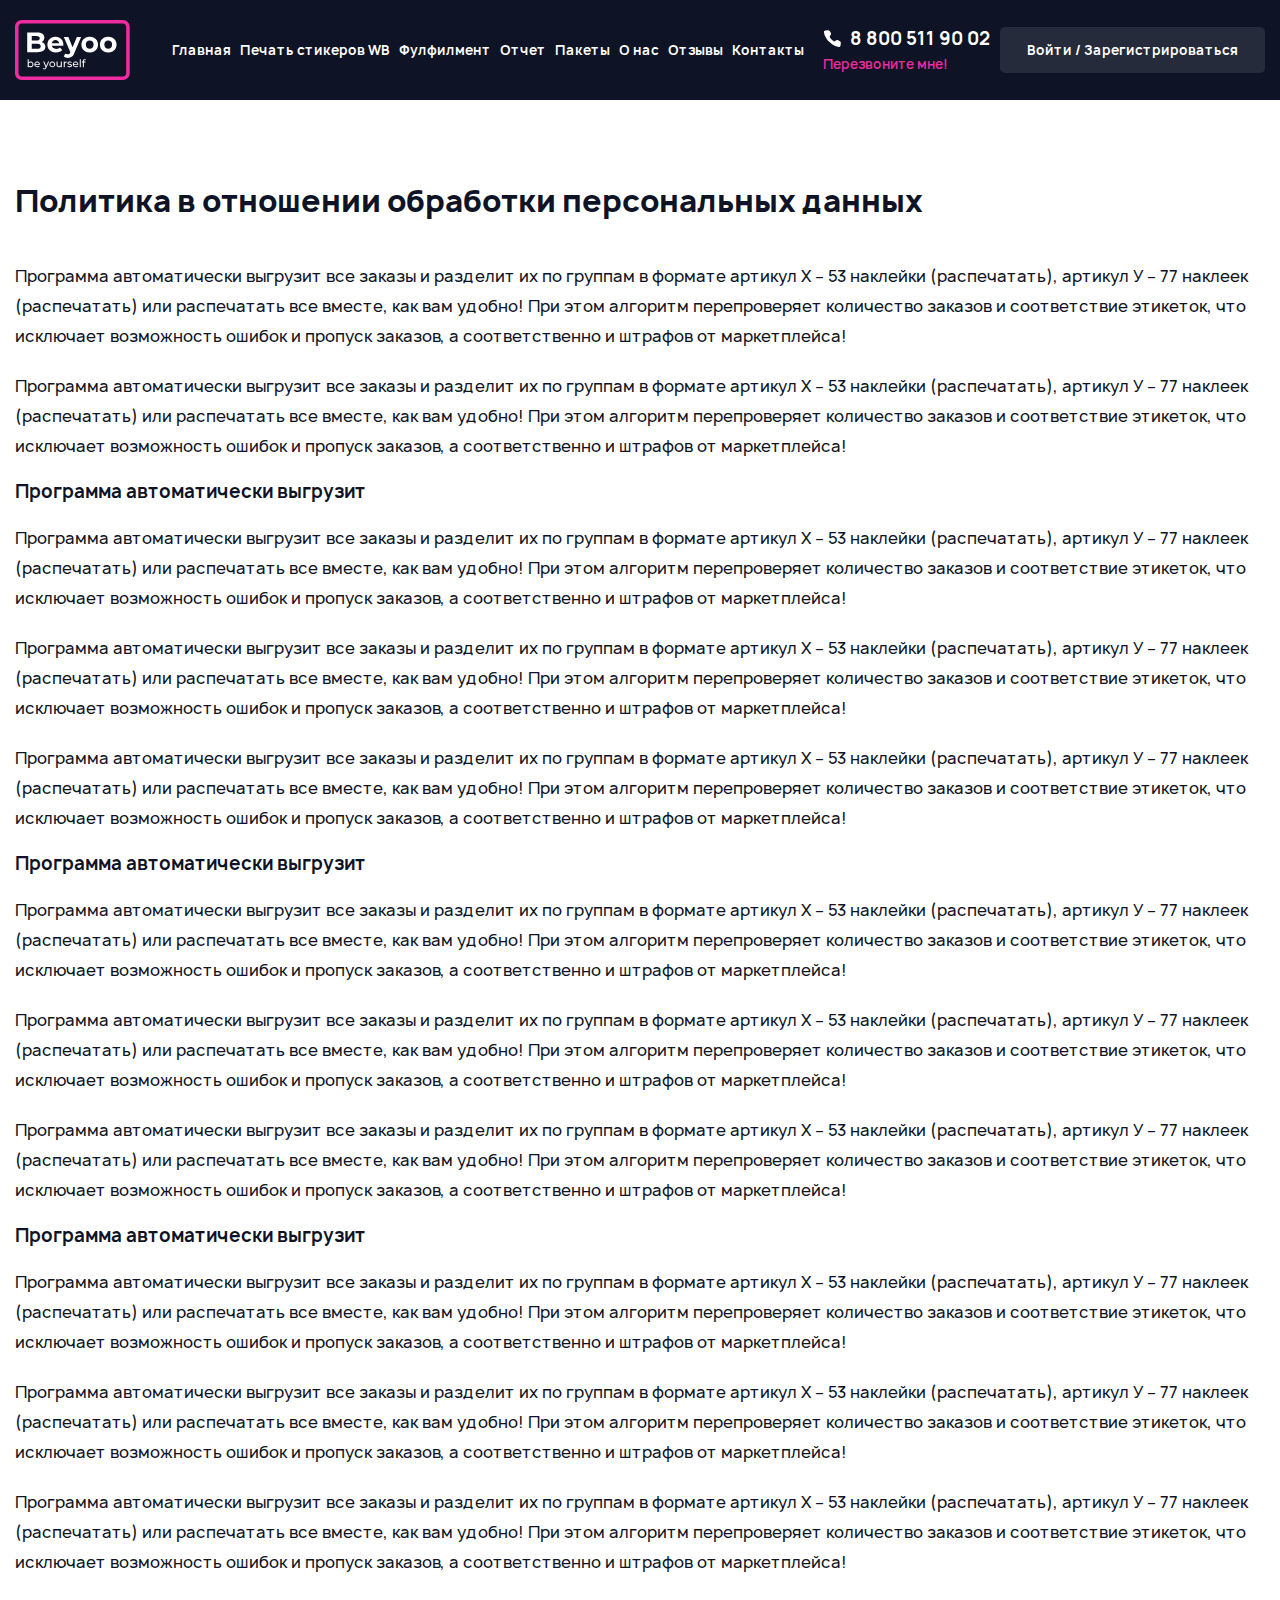
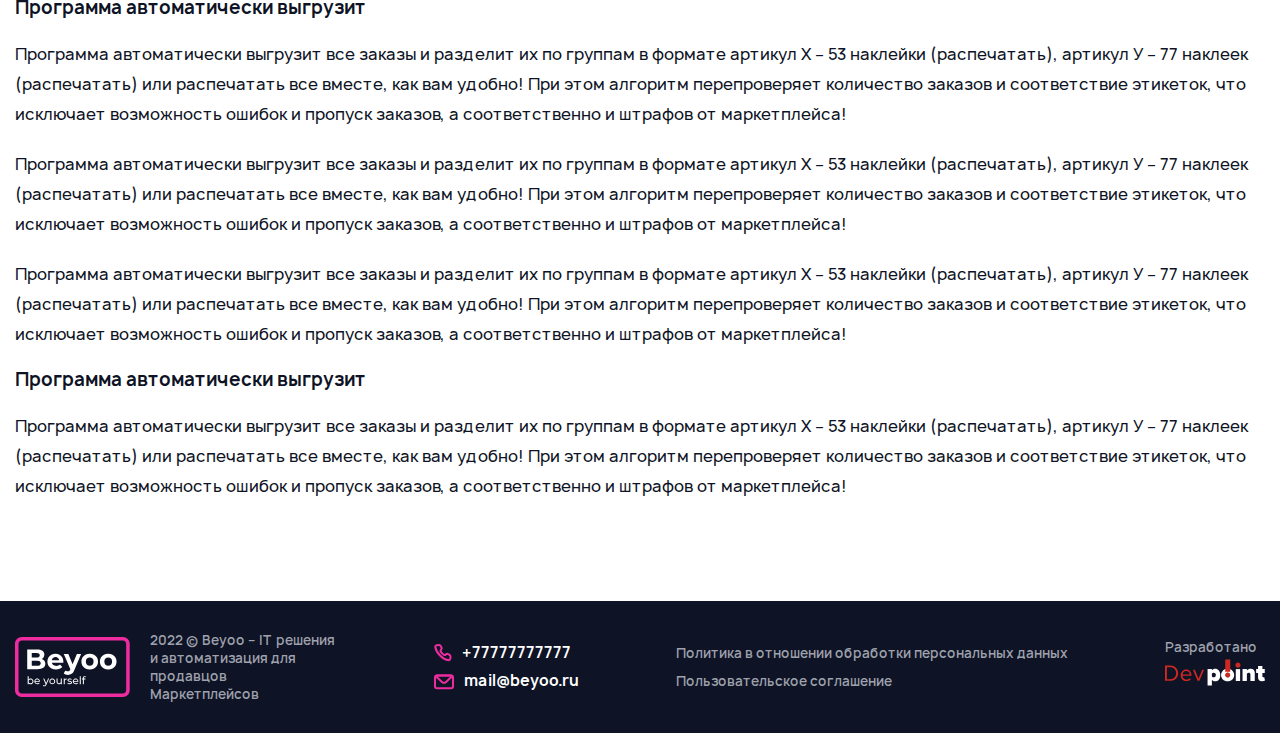
<file: policy.html>
<!DOCTYPE html>
<html lang="en">
<head>
    <meta charset="UTF-8">
    <meta name="viewport"
          content="width=device-width, user-scalable=no, initial-scale=1.0, maximum-scale=1.0, minimum-scale=1.0">
    <meta http-equiv="X-UA-Compatible" content="ie=edge">
    <title></title>
    <link rel="stylesheet" href="style.css">
</head>
<body>
<header>
    <div class="container">
        <div class="header__main">
            <a href="#" class="header__logo"><img src="assets/img/logo.svg" alt=""></a>
            <div class="open-menu">
                <span></span>
                <span></span>
                <span></span>
                <span></span>
            </div>
            <div class="for-mobile-bg"></div>
            <div class="menu-cnt mobile-bg-1">
                <div class="sidenav">
                    <ul>
                        <li><a href="#">Главная</a></li>
                        <li><a href="#">Печать стикеров WB</a></li>
                        <li><a href="#">Фулфилмент</a></li>
                        <li><a href="#">Отчет</a></li>
                        <li><a href="#">Пакеты</a></li>
                        <li><a href="#">О нас</a></li>
                        <li><a href="#">Отзывы</a></li>
                        <li><a href="#">Контакты</a></li>
                    </ul>
                    <div class="header__reg">
                        <div class="header__soc">
                            <a href="tel: 8 800 511 90 02" class="header__phone">
                                <svg xmlns="http://www.w3.org/2000/svg" width="18" height="18" viewBox="0 0 18 18" fill="none">
                                    <path d="M17.8312 13.1157L17.5637 15.523C17.4604 16.4527 16.7212 17.1687 15.7937 17.0477C13.7858 16.7858 10.1194 15.7382 6.19118 11.8099C2.26298 7.88171 1.21482 4.21487 0.952535 2.20663C0.831369 1.27892 1.54746 0.53949 2.47733 0.436171L4.88426 0.168734C5.67691 0.080662 6.44612 0.471935 6.84173 1.16443L7.78941 2.82334C8.23674 3.60639 8.1047 4.59194 7.46702 5.22962L7.2421 5.45454C6.76925 5.92739 6.56941 6.6098 6.8722 7.20602C7.16977 7.79196 7.68214 8.58683 8.54763 9.45231C9.41312 10.3178 10.208 10.8302 10.7939 11.1277C11.3901 11.4305 12.0726 11.2307 12.5454 10.7578L12.7703 10.5329C13.408 9.89525 14.3936 9.7632 15.1766 10.2105L16.8355 11.1582C17.528 11.5538 17.9193 12.323 17.8312 13.1157Z" fill="white"/>
                                </svg>
                                <span>8 800 511 90 02</span></a>
                            <a href="javascript:;"  data-val="feedback" class="open_modal call-me">Перезвоните мне!</a>
                        </div>
                        <a href="#" class="button"> Войти / Зарегистрироваться</a>
                    </div>
                </div>
            </div>
        </div>
    </div>
</header>

<section class="policy__main">
    <div class="container">
       <div class="policy__text">
           <h3>Политика в отношении обработки персональных данных</h3>
           <p>
               Программа автоматически выгрузит все заказы и разделит их по группам в формате артикул Х – 53 наклейки (распечатать), артикул У – 77 наклеек (распечатать) или распечатать все вместе, как вам удобно! При этом алгоритм перепроверяет количество заказов и соответствие этикеток, что исключает возможность ошибок и пропуск заказов, а соответственно и штрафов от маркетплейса!
           </p>
           <p>
               Программа автоматически выгрузит все заказы и разделит их по группам в формате артикул Х – 53 наклейки (распечатать), артикул У – 77 наклеек (распечатать) или распечатать все вместе, как вам удобно! При этом алгоритм перепроверяет количество заказов и соответствие этикеток, что исключает возможность ошибок и пропуск заказов, а соответственно и штрафов от маркетплейса!

           </p>
           <strong>Программа автоматически выгрузит </strong>

           <p>
               Программа автоматически выгрузит все заказы и разделит их по группам в формате артикул Х – 53 наклейки (распечатать), артикул У – 77 наклеек (распечатать) или распечатать все вместе, как вам удобно! При этом алгоритм перепроверяет количество заказов и соответствие этикеток, что исключает возможность ошибок и пропуск заказов, а соответственно и штрафов от маркетплейса!
           </p>
           <p>
               Программа автоматически выгрузит все заказы и разделит их по группам в формате артикул Х – 53 наклейки (распечатать), артикул У – 77 наклеек (распечатать) или распечатать все вместе, как вам удобно! При этом алгоритм перепроверяет количество заказов и соответствие этикеток, что исключает возможность ошибок и пропуск заказов, а соответственно и штрафов от маркетплейса!
           </p>
           <p>
               Программа автоматически выгрузит все заказы и разделит их по группам в формате артикул Х – 53 наклейки (распечатать), артикул У – 77 наклеек (распечатать) или распечатать все вместе, как вам удобно! При этом алгоритм перепроверяет количество заказов и соответствие этикеток, что исключает возможность ошибок и пропуск заказов, а соответственно и штрафов от маркетплейса!

           </p>
           <strong>Программа автоматически выгрузит </strong>

           <p>
               Программа автоматически выгрузит все заказы и разделит их по группам в формате артикул Х – 53 наклейки (распечатать), артикул У – 77 наклеек (распечатать) или распечатать все вместе, как вам удобно! При этом алгоритм перепроверяет количество заказов и соответствие этикеток, что исключает возможность ошибок и пропуск заказов, а соответственно и штрафов от маркетплейса!
           </p>
           <p>
               Программа автоматически выгрузит все заказы и разделит их по группам в формате артикул Х – 53 наклейки (распечатать), артикул У – 77 наклеек (распечатать) или распечатать все вместе, как вам удобно! При этом алгоритм перепроверяет количество заказов и соответствие этикеток, что исключает возможность ошибок и пропуск заказов, а соответственно и штрафов от маркетплейса!
           </p>
           <p>
               Программа автоматически выгрузит все заказы и разделит их по группам в формате артикул Х – 53 наклейки (распечатать), артикул У – 77 наклеек (распечатать) или распечатать все вместе, как вам удобно! При этом алгоритм перепроверяет количество заказов и соответствие этикеток, что исключает возможность ошибок и пропуск заказов, а соответственно и штрафов от маркетплейса!

           </p>
           <strong>Программа автоматически выгрузит </strong>

           <p>
               Программа автоматически выгрузит все заказы и разделит их по группам в формате артикул Х – 53 наклейки (распечатать), артикул У – 77 наклеек (распечатать) или распечатать все вместе, как вам удобно! При этом алгоритм перепроверяет количество заказов и соответствие этикеток, что исключает возможность ошибок и пропуск заказов, а соответственно и штрафов от маркетплейса!
           </p>
           <p>
               Программа автоматически выгрузит все заказы и разделит их по группам в формате артикул Х – 53 наклейки (распечатать), артикул У – 77 наклеек (распечатать) или распечатать все вместе, как вам удобно! При этом алгоритм перепроверяет количество заказов и соответствие этикеток, что исключает возможность ошибок и пропуск заказов, а соответственно и штрафов от маркетплейса!
           </p>
           <p>
               Программа автоматически выгрузит все заказы и разделит их по группам в формате артикул Х – 53 наклейки (распечатать), артикул У – 77 наклеек (распечатать) или распечатать все вместе, как вам удобно! При этом алгоритм перепроверяет количество заказов и соответствие этикеток, что исключает возможность ошибок и пропуск заказов, а соответственно и штрафов от маркетплейса!

           </p>
           <strong>Программа автоматически выгрузит </strong>

           <p>
               Программа автоматически выгрузит все заказы и разделит их по группам в формате артикул Х – 53 наклейки (распечатать), артикул У – 77 наклеек (распечатать) или распечатать все вместе, как вам удобно! При этом алгоритм перепроверяет количество заказов и соответствие этикеток, что исключает возможность ошибок и пропуск заказов, а соответственно и штрафов от маркетплейса!
           </p>
           <p>
               Программа автоматически выгрузит все заказы и разделит их по группам в формате артикул Х – 53 наклейки (распечатать), артикул У – 77 наклеек (распечатать) или распечатать все вместе, как вам удобно! При этом алгоритм перепроверяет количество заказов и соответствие этикеток, что исключает возможность ошибок и пропуск заказов, а соответственно и штрафов от маркетплейса!
           </p>
           <p>
               Программа автоматически выгрузит все заказы и разделит их по группам в формате артикул Х – 53 наклейки (распечатать), артикул У – 77 наклеек (распечатать) или распечатать все вместе, как вам удобно! При этом алгоритм перепроверяет количество заказов и соответствие этикеток, что исключает возможность ошибок и пропуск заказов, а соответственно и штрафов от маркетплейса!

           </p>
           <strong>Программа автоматически выгрузит </strong>

           <p>
               Программа автоматически выгрузит все заказы и разделит их по группам в формате артикул Х – 53 наклейки (распечатать), артикул У – 77 наклеек (распечатать) или распечатать все вместе, как вам удобно! При этом алгоритм перепроверяет количество заказов и соответствие этикеток, что исключает возможность ошибок и пропуск заказов, а соответственно и штрафов от маркетплейса!
           </p>
       </div>
    </div>
</section>

<footer>
    <div class="container">
        <div class="footer__main">
            <div class="footer__logo">
                <a href="#" ><img src="assets/img/logo.svg" alt=""></a>
                <p>2022 © Beyoo – IT решения
                    и автоматизация для
                    продавцов Маркетплейсов</p>
            </div>
            <div class="footer__soc">
                <a href="tel: +77777777777" class="">
                    <img src="assets/img/call.svg" alt="">
                    <span>+77777777777</span>
                </a>
                <a href="mailto: mail@beyoo.ru">
                    <img src="assets/img/mail.svg" alt="">
                    <span>mail@beyoo.ru</span>
                </a>
            </div>
            <div class="footer-terms">
                <a href="#">Политика в отношении обработки персональных данных</a>
                <a href="#">Пользовательское соглашение</a>
            </div>
            <a href="#" class="site-developed">
                <span>Разработано</span>
                <img src="assets/img/devpoint.svg" alt="">
            </a>
        </div>
    </div>
</footer>


<div id="feedback" class="modal">
    <div class="modal-content">
        <div class="modal-registration">
            <div class="close"></div>
            <h3>Обратная связь</h3>
            <form>
                <div class="quick-message__form">
                    <div class="beyoo__inp">
                        <p>Ваше ФИО или название компании</p>
                        <label>
                            <input type="text" placeholder="Иван">
                        </label>
                    </div>
                    <div class="beyoo__inp">
                        <p>E-mail</p>
                        <label><input type="text" placeholder="ivan@gmail.com"></label>
                    </div>
                    <div class="beyoo__inp">
                        <p>Номер телефона</p>
                        <label>
                            <textarea placeholder="Введите текст"></textarea>
                        </label>
                    </div>
                </div>
                <div class="modal-btn__center">
                    <button class="btn">Перезвоните мне</button>
                    <div class="block-checked">
                        <label class="checkcontainer">Даю свое согласие на обработку данных
                            <input type="checkbox" checked>
                            <span class="checkmark"></span>
                        </label>
                    </div>
                </div>
            </form>
        </div>
    </div>
</div>

<script src="assets/js/jquery-3.2.1.min.js"></script>
<script src="assets/js/jquery.magnific-popup.min.js"></script>
<script src="assets/js/jquery.fancybox.js"></script>
<script src="assets/js/swiper-bundle.min.js"></script>
<script src="assets/js/jquery.mask.js"></script>
<script src="assets/js/script.js"></script>
</body>
</html>
</file>
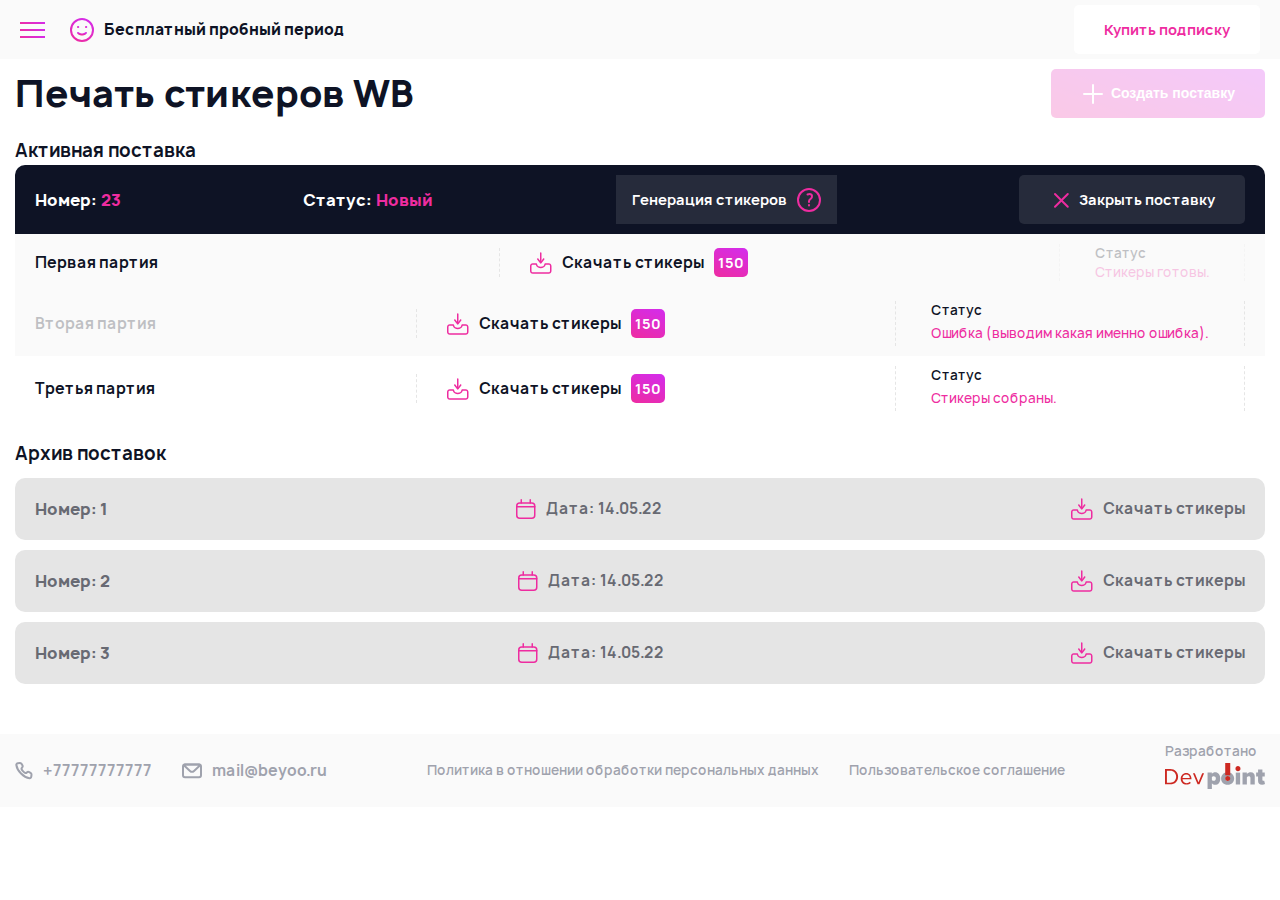
<file: sticker-inactive.html>
<!DOCTYPE html>
<html lang="en">
<head>
    <meta charset="UTF-8">
    <meta name="viewport"
          content="width=device-width, user-scalable=no, initial-scale=1.0, maximum-scale=1.0, minimum-scale=1.0">
    <meta http-equiv="X-UA-Compatible" content="ie=edge">
    <title></title>
    <link rel="stylesheet" href="style.css">
</head>
<body>
<main>
    <aside class="sticker__left">
        <div class="sticker__left__pad">
            <div class="close__menu">
                <img src="assets/img/close1.svg" alt="">
            </div>
            <div class="sticker__left__cnt">
                <a href="#" class="header__logo"><img src="assets/img/logo.svg" alt=""></a>
                <div class="head__menu">
                    <ul>
                        <li><a href="#">Печать стикеров WB</a></li>
                        <li><a href="#">Фулфилмент</a></li>
                        <li><a href="#">Детализированный отчет</a></li>
                        <li><a href="#">Личные данные</a></li>
                    </ul>
                </div>
                <div class="tree-trial">
                    <img src="assets/img/smile.svg" alt="">
                    <span>Бесплатный пробный период</span>
                </div>
            </div>
        </div>
        <a href="#" class="button btn__hover">
            <img src="assets/img/arrow-left.svg" alt="">
            <span>Выйти</span>
        </a>
    </aside>
    <section class="sticker__right">
        <div class="sticker__head">
            <div class="container">
                <div class="sticker__head__flex none-mob-for__head">
                    <div class="sticker__head__trial">
                        <div class="open-aside">
                            <span></span>
                            <span></span>
                            <span></span>
                        </div>
                        <div class="tree-trial">
                            <img src="assets/img/smile.svg" alt="">
                            <span>Бесплатный пробный период</span>
                        </div>
                    </div>
                    <a href="javascript:;" data-val="choose-plan" class="open_modal btn-white">Купить подписку</a>
                </div>
            </div>
        </div>
        <div class="container">
            <div class="pages-sticker__main ">
                <div class="pages-sticker__title">
                    <h2>Печать стикеров WB</h2>
                    <button disabled="disabled" class="btn btn__hover not__active"><img src="assets/img/actions-plus1.svg" alt=""> <span>Создать поставку</span></button>
                </div>
                <div class="active-supply">
                    <span>Активная поставка</span>
                    <div class="supply__info">
                        <div class="supply__info__width">
                            <div class="supply__head">
                                <div class="supply__number">
                                    <strong>Номер: </strong>
                                    <span>23</span>
                                </div>
                                <div class="supply__number">
                                    <strong>Статус: </strong>
                                    <span>Новый</span>
                                </div>
                                <div class="supply__generation">
                                    <div data-val="payment-mob" class="open_modal ">
                                        <span>Генерация стикеров</span>
                                    </div>
                                    <div class="supply__gener__hover">
                                        <img src="assets/img/alert-question.svg" alt="">
                                        <div class="supply__gener__aps">
                                            <p>
                                                Lorem ipsum dolor sit amet, consectetur adipiscing elit, sed do eiusmod
                                                tempor incididunt ut labore et dolore magna aliqua.
                                            </p>
                                        </div>
                                    </div>
                                </div>
                                <a href="#" class="button btn__hover">
                                    <svg xmlns="http://www.w3.org/2000/svg" width="24" height="24" viewBox="0 0 24 24"
                                         fill="none">
                                        <path d="M6 6L18.7742 18.7742" stroke="#EE2CA0" stroke-width="2"
                                              stroke-linecap="round" stroke-linejoin="round"/>
                                        <path d="M6 18.7742L18.7742 5.99998" stroke="#EE2CA0" stroke-width="2"
                                              stroke-linecap="round" stroke-linejoin="round"/>
                                    </svg>
                                    <span>Закрыть поставку</span>
                                </a>
                            </div>
                            <div class="first-batch">
                                <div class="first-batch__box">
                                    <div class="first-batch__name">
                                        <span>Первая партия</span>
                                    </div>
                                    <div class="download-stickers">
                                        <a href="#">
                                            <img src="assets/img/icon23.svg" alt="">
                                            <span>Скачать стикеры</span>
                                        </a>
                                        <span class="downl__numb">150</span>
                                    </div>
                                    <a href="#" class="not__active__href orders-collected">
                                    <div class="stickers-are-ready">
                                        <p>Статус</p>
                                        <span>Стикеры готовы.</span>
                                    </div>
                                </div>
                                <div class="first-batch__box">
                                    <div class="first-batch__name">
                                        <span>Вторая партия</span>
                                    </div>
                                    <div class="download-stickers">
                                        <a href="#">
                                            <img src="assets/img/icon23.svg" alt="">
                                            <span>Скачать стикеры</span>
                                        </a>
                                        <span class="downl__numb">150</span>
                                    </div>
                                    <div class="stickers-are-ready">
                                        <p>Статус</p>
                                        <span>Ошибка (выводим какая именно ошибка). </span>
                                    </div>
                                </div>
                                <div class="first-batch__box">
                                    <div class="first-batch__name">
                                        <span>Третья партия</span>
                                    </div>
                                    <div class="download-stickers">
                                        <a href="#">
                                            <img src="assets/img/icon23.svg" alt="">
                                            <span>Скачать стикеры</span>
                                        </a>
                                        <span class="downl__numb">150</span>
                                    </div>
                                    <div class="stickers-are-ready">
                                        <p>Статус</p>
                                        <span>Стикеры собраны.</span>
                                    </div>
                                </div>
                            </div>
                        </div>
                    </div>
                </div>
                <div class="active-supply">
                    <span>Архив поставок</span>
                    <div class="active-supply__scroll">
                        <div class="supply__scroll__width">
                            <div class="deliver-archive">
                                <span>Номер: 1</span>
                                <div class="delivery-archive__data">
                                    <img src="assets/img/data.svg" alt="">
                                    <span>Дата: 14.05.22</span>
                                </div>
                                <a href="#" class="download-stick-archive">
                                    <img src="assets/img/icon23.svg" alt="">
                                    <span>Скачать стикеры</span>
                                </a>
                            </div>
                            <div class="deliver-archive">
                                <span>Номер: 2</span>
                                <div class="delivery-archive__data">
                                    <img src="assets/img/data.svg" alt="">
                                    <span>Дата: 14.05.22</span>
                                </div>
                                <a href="#" class="download-stick-archive">
                                    <img src="assets/img/icon23.svg" alt="">
                                    <span>Скачать стикеры</span>
                                </a>
                            </div>
                            <div class="deliver-archive">
                                <span>Номер: 3</span>
                                <div class="delivery-archive__data">
                                    <img src="assets/img/data.svg" alt="">
                                    <span>Дата: 14.05.22</span>
                                </div>
                                <a href="#" class="download-stick-archive">
                                    <img src="assets/img/icon23.svg" alt="">
                                    <span>Скачать стикеры</span>
                                </a>
                            </div>
                        </div>
                    </div>
                </div>
            </div>
        </div>
        <div class="sti__footer">
            <div class="container">
                <div class="sti__footer__main">
                    <div class="footer__soc">
                        <a href="tel: +77777777777" class="">
                            <svg xmlns="http://www.w3.org/2000/svg" width="18" height="18" viewBox="0 0 18 18" fill="none">
                                <path d="M16.4833 12.7847L16.2747 14.6617C16.1714 15.5914 15.4308 16.3069 14.5053 16.171C12.6679 15.9012 9.45605 14.9132 6.02177 11.479C2.58754 8.04473 1.59915 4.83246 1.32903 2.99478C1.19297 2.06914 1.90849 1.32824 2.83837 1.22492L4.71496 1.01641C5.50761 0.928334 6.27683 1.31961 6.67243 2.0121L7.38441 3.25842C7.83174 4.04146 7.6997 5.02702 7.06202 5.6647L7.04328 5.68344C6.57043 6.15629 6.37088 6.83971 6.68404 7.43056C6.95791 7.94728 7.4095 8.62405 8.14257 9.35712C8.87564 10.0902 9.55241 10.5418 10.0691 10.8157C10.66 11.1288 11.3434 10.9293 11.8163 10.4564L11.835 10.4377C12.4727 9.79999 13.4582 9.66795 14.2413 10.1153L15.4876 10.8273C16.1801 11.2229 16.5714 11.9921 16.4833 12.7847Z" stroke="#EE2CA0" stroke-width="2" stroke-linecap="round" stroke-linejoin="round"/>
                            </svg>
                            <span>+77777777777</span>
                        </a>
                        <a href="mailto: mail@beyoo.ru">
                            <svg xmlns="http://www.w3.org/2000/svg" width="20" height="19" viewBox="0 0 20 19" fill="none">
                                <path d="M1 5.5C1 4.39543 1.89543 3.5 3 3.5H17C18.1046 3.5 19 4.39543 19 5.5V14.25C19 15.3546 18.1046 16.25 17 16.25H3C1.89543 16.25 1 15.3546 1 14.25V5.5Z" stroke="#EE2CA0" stroke-width="2" stroke-linejoin="round"/>
                                <path d="M2.42131 4.80287C1.91709 4.34067 2.24409 3.5 2.9281 3.5H17.0719C17.7559 3.5 18.0829 4.34067 17.5787 4.80287L12.0272 9.89176C10.8802 10.9431 9.11979 10.9431 7.97283 9.89176L2.42131 4.80287Z" stroke="#EE2CA0" stroke-width="2" stroke-linejoin="round"/>
                            </svg>
                            <span>mail@beyoo.ru</span>
                        </a>
                    </div>
                    <div class="footer-terms">
                        <a href="#">Политика в отношении обработки персональных данных</a>
                        <a href="#">Пользовательское соглашение</a>
                    </div>
                    <a href="#" class="site-developed">
                        <span>Разработано</span>
                        <img src="assets/img/logo-fot.svg" alt="">
                    </a>
                </div>
            </div>
        </div>
    </section>
</main>

<div id="choose-plan" class="modal">
    <div class="modal-content">
        <div class="modal-registration">
            <div class="close"></div>
            <h3>Выберите тариф</h3>
            <div class="choose-plan">
                <a href="javascript:;" class="choose-plan__href">
                    <div class="choose-plan__data">
                        <img src="assets/img/calendar.png" alt="">
                        <span>1 месяц</span>
                    </div>
                    <strong>500 руб.</strong>
                </a>
                <a href="javascript:;" class="choose-plan__href choose-plan__active">
                    <div class="choose-plan__data">
                        <img src="assets/img/calendar2.png" alt="">
                        <span>1 год</span>
                    </div>
                    <div class="choose-plan__price">
                        <span>Обычная цена</span>
                        <strong>6 000 руб.</strong>
                    </div>
                    <div class="choose-plan__profitable">
                        <span>Цена с выгодой </span>
                        <strong>5 000 руб.</strong>
                    </div>
                </a>
            </div>
            <div class=" modal-btn__center">
                <button data-val="payment" class="open_modal close__mods btn">Оплатить</button>
            </div>
        </div>
    </div>
</div>

<div id="payment" class="modal">
    <div class="modal-content">
        <div class="modal-registration">
            <div class="close"></div>
            <div class="payment-successful">
                <img src="assets/img/success3.svg" alt="">
            </div>
            <h3>Оплата прошла успешно</h3>
            <p>Спасибо, что выбрали наш сервис</p>
            <div class="payment-successful_btn">
                <a href="#" class="close__mods btn">Вернуться на сайт</a>
            </div>
        </div>

    </div>
</div>


<div id="payment-mob" class="modal">
    <div class="modal-content">
        <div class="modal-registration">
            <div class="close"></div>
            <p class="supply__generation__text">Lorem ipsum dolor sit amet, consectetur adipiscing elit, sed do eiusmod
                tempor incididunt ut labore et dolore magna aliqua.
                adipiscing elit, sed do eiusmod
                tempor incididunt ut labore et dolore magna aliqua.
            </p>
        </div>
    </div>
</div>

<script src="assets/js/jquery-3.2.1.min.js"></script>
<script src="assets/js/jquery.magnific-popup.min.js"></script>
<script src="assets/js/jquery.fancybox.js"></script>
<script src="assets/js/swiper-bundle.min.js"></script>
<script src="assets/js/jquery.mask.js"></script>
<script src="assets/js/script.js"></script>
</body>
</html>
</file>
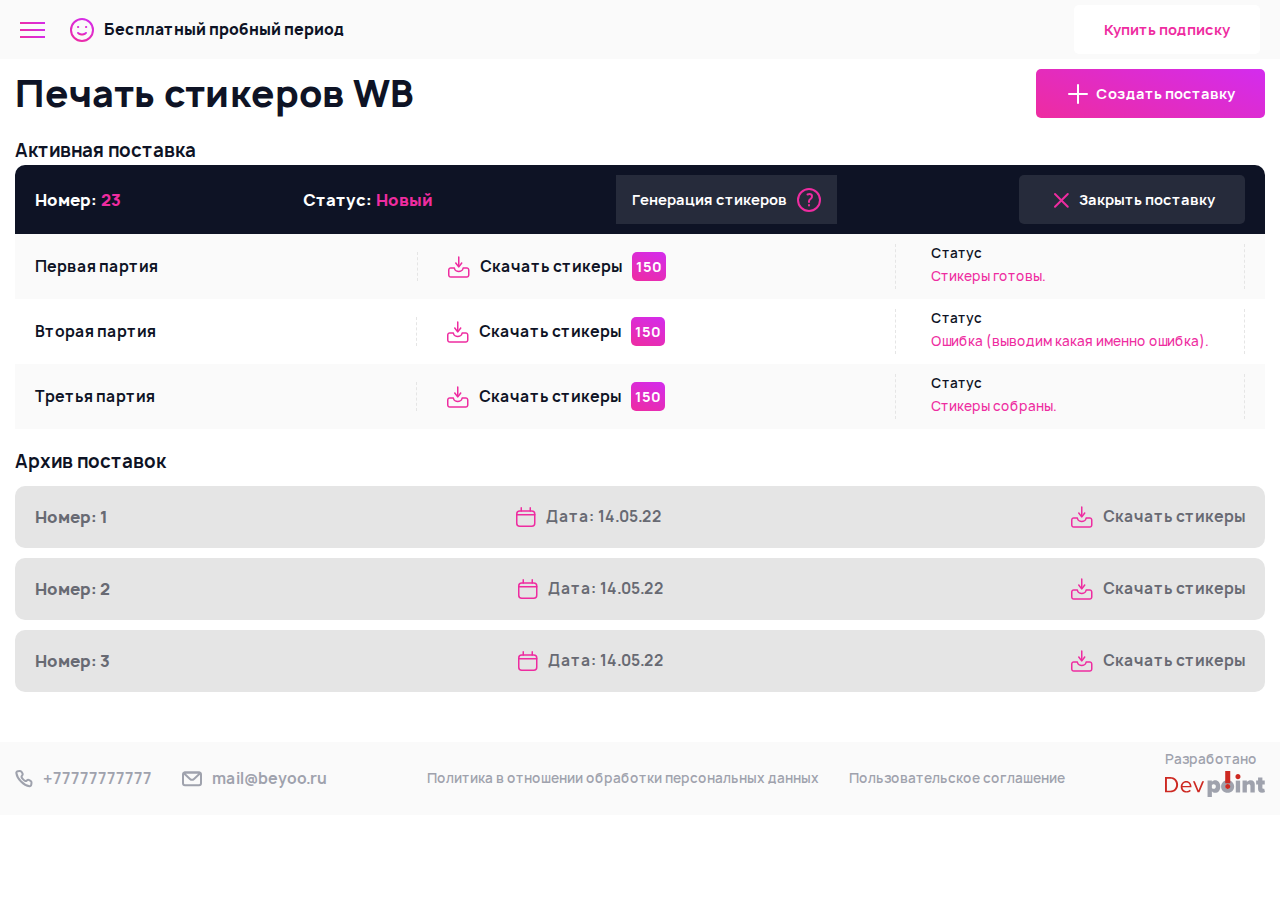
<file: sticker.html>
<!DOCTYPE html>
<html lang="en">
<head>
    <meta charset="UTF-8">
    <meta name="viewport"
          content="width=device-width, user-scalable=no, initial-scale=1.0, maximum-scale=1.0, minimum-scale=1.0">
    <meta http-equiv="X-UA-Compatible" content="ie=edge">
    <title></title>
    <link rel="stylesheet" href="style.css">
</head>
<body>
<main>
    <aside class="sticker__left">
        <div class="sticker__left__pad">
            <div class="close__menu">
                <img src="assets/img/close1.svg" alt="">
            </div>
            <div class="sticker__left__cnt">
                <a href="#" class="header__logo"><img src="assets/img/logo.svg" alt=""></a>
                <div class="head__menu">
                    <ul>
                        <li><a href="#">Печать стикеров WB</a></li>
                        <li><a href="#">Фулфилмент</a></li>
                        <li><a href="#">Детализированный отчет</a></li>
                        <li><a href="#">Личные данные</a></li>
                    </ul>
                </div>
                <div class="tree-trial">
                    <img src="assets/img/smile.svg" alt="">
                    <span>Бесплатный пробный период</span>
                </div>
            </div>
        </div>
        <a href="#" class="button btn__hover">
            <img src="assets/img/arrow-left.svg" alt="">
            <span>Выйти</span>
        </a>
    </aside>
    <section class="sticker__right">
        <div class="sticker__head">
            <div class="container">
                <div class="sticker__head__flex none-mob-for__head">
                    <div class="sticker__head__trial">
                        <div class="open-aside">
                            <span></span>
                            <span></span>
                            <span></span>
                        </div>
                        <div class="tree-trial">
                            <img src="assets/img/smile.svg" alt="">
                            <span>Бесплатный пробный период</span>
                        </div>
                    </div>
                    <a href="javascript:;" data-val="choose-plan" class="open_modal btn-white">Купить подписку</a>
                </div>
            </div>
        </div>
        <div class="container">
            <div class="pages-sticker__main">
                <div class="pages-sticker__title">
                    <h2>Печать стикеров WB</h2>
                    <a href="#" class="btn btn__hover"><img src="assets/img/actions-plus1.svg" alt=""> <span>Создать поставку</span></a>
                </div>
                <div class="active-supply">
                    <span>Активная поставка</span>
                    <div class="supply__info">
                        <div class="supply__info__width">
                            <div class="supply__head">
                                <div class="supply__number">
                                    <strong>Номер: </strong>
                                    <span>23</span>
                                </div>
                                <div class="supply__number">
                                    <strong>Статус: </strong>
                                    <span>Новый</span>
                                </div>
                                <div class="supply__generation">
                                    <div data-val="payment-mob" class="open_modal">
                                        <span>Генерация стикеров</span>
                                    </div>
                                    <div class="supply__gener__hover">
                                        <img src="assets/img/alert-question.svg" alt="">
                                        <div class="supply__gener__aps">
                                            <p>
                                                Lorem ipsum dolor sit amet, consectetur adipiscing elit, sed do eiusmod
                                                tempor incididunt ut labore et dolore magna aliqua.
                                            </p>
                                        </div>
                                    </div>
                                </div>
                                <a href="#" class="button btn__hover">
                                    <svg xmlns="http://www.w3.org/2000/svg" width="24" height="24" viewBox="0 0 24 24"
                                         fill="none">
                                        <path d="M6 6L18.7742 18.7742" stroke="#EE2CA0" stroke-width="2"
                                              stroke-linecap="round" stroke-linejoin="round"/>
                                        <path d="M6 18.7742L18.7742 5.99998" stroke="#EE2CA0" stroke-width="2"
                                              stroke-linecap="round" stroke-linejoin="round"/>
                                    </svg>
                                    <span>Закрыть поставку</span>
                                </a>
                            </div>
                            <div class="first-batch">
                                <div class="first-batch__box">
                                    <div class="first-batch__name">
                                        <span>Первая партия</span>
                                    </div>
                                    <div class="download-stickers">
                                        <a href="#">
                                            <img src="assets/img/icon23.svg" alt="">
                                            <span>Скачать стикеры</span>
                                        </a>
                                        <span class="downl__numb">150</span>
                                    </div>
                                    <div class="stickers-are-ready">
                                        <p>Статус</p>
                                        <span>Стикеры готовы.</span>
                                    </div>
                                </div>
                                <div class="first-batch__box">
                                    <div class="first-batch__name">
                                        <span>Вторая партия</span>
                                    </div>
                                    <div class="download-stickers">
                                        <a href="#">
                                            <img src="assets/img/icon23.svg" alt="">
                                            <span>Скачать стикеры</span>
                                        </a>
                                        <span class="downl__numb">150</span>
                                    </div>
                                    <div class="stickers-are-ready">
                                        <p>Статус</p>
                                        <span>Ошибка (выводим какая именно ошибка). </span>
                                    </div>
                                </div>
                                <div class="first-batch__box">
                                    <div class="first-batch__name">
                                        <span>Третья партия</span>
                                    </div>
                                    <div class="download-stickers">
                                        <a href="#">
                                            <img src="assets/img/icon23.svg" alt="">
                                            <span>Скачать стикеры</span>
                                        </a>
                                        <span class="downl__numb">150</span>
                                    </div>
                                    <div class="stickers-are-ready">
                                        <p>Статус</p>
                                        <span>Стикеры собраны.</span>
                                    </div>
                                </div>
                            </div>
                        </div>
                    </div>
                </div>
                <div class="active-supply">
                    <span>Архив поставок</span>
                    <div class="active-supply__scroll">
                        <div class="supply__scroll__width">
                            <div class="deliver-archive">
                                <span>Номер: 1</span>
                                <div class="delivery-archive__data">
                                    <img src="assets/img/data.svg" alt="">
                                    <span>Дата: 14.05.22</span>
                                </div>
                                <a href="#" class="download-stick-archive">
                                    <img src="assets/img/icon23.svg" alt="">
                                    <span>Скачать стикеры</span>
                                </a>
                            </div>
                            <div class="deliver-archive">
                                <span>Номер: 2</span>
                                <div class="delivery-archive__data">
                                    <img src="assets/img/data.svg" alt="">
                                    <span>Дата: 14.05.22</span>
                                </div>
                                <a href="#" class="download-stick-archive">
                                    <img src="assets/img/icon23.svg" alt="">
                                    <span>Скачать стикеры</span>
                                </a>
                            </div>
                            <div class="deliver-archive">
                                <span>Номер: 3</span>
                                <div class="delivery-archive__data">
                                    <img src="assets/img/data.svg" alt="">
                                    <span>Дата: 14.05.22</span>
                                </div>
                                <a href="#" class="download-stick-archive">
                                    <img src="assets/img/icon23.svg" alt="">
                                    <span>Скачать стикеры</span>
                                </a>
                            </div>
                        </div>
                    </div>
                </div>
            </div>
        </div>
        <div class="sti__footer">
            <div class="container">
                <div class="sti__footer__main">
                    <div class="footer__soc">
                        <a href="tel: +77777777777" class="">
                            <svg xmlns="http://www.w3.org/2000/svg" width="18" height="18" viewBox="0 0 18 18"
                                 fill="none">
                                <path d="M16.4833 12.7847L16.2747 14.6617C16.1714 15.5914 15.4308 16.3069 14.5053 16.171C12.6679 15.9012 9.45605 14.9132 6.02177 11.479C2.58754 8.04473 1.59915 4.83246 1.32903 2.99478C1.19297 2.06914 1.90849 1.32824 2.83837 1.22492L4.71496 1.01641C5.50761 0.928334 6.27683 1.31961 6.67243 2.0121L7.38441 3.25842C7.83174 4.04146 7.6997 5.02702 7.06202 5.6647L7.04328 5.68344C6.57043 6.15629 6.37088 6.83971 6.68404 7.43056C6.95791 7.94728 7.4095 8.62405 8.14257 9.35712C8.87564 10.0902 9.55241 10.5418 10.0691 10.8157C10.66 11.1288 11.3434 10.9293 11.8163 10.4564L11.835 10.4377C12.4727 9.79999 13.4582 9.66795 14.2413 10.1153L15.4876 10.8273C16.1801 11.2229 16.5714 11.9921 16.4833 12.7847Z"
                                      stroke="#EE2CA0" stroke-width="2" stroke-linecap="round" stroke-linejoin="round"/>
                            </svg>
                            <span>+77777777777</span>
                        </a>
                        <a href="mailto: mail@beyoo.ru">
                            <svg xmlns="http://www.w3.org/2000/svg" width="20" height="19" viewBox="0 0 20 19"
                                 fill="none">
                                <path d="M1 5.5C1 4.39543 1.89543 3.5 3 3.5H17C18.1046 3.5 19 4.39543 19 5.5V14.25C19 15.3546 18.1046 16.25 17 16.25H3C1.89543 16.25 1 15.3546 1 14.25V5.5Z"
                                      stroke="#EE2CA0" stroke-width="2" stroke-linejoin="round"/>
                                <path d="M2.42131 4.80287C1.91709 4.34067 2.24409 3.5 2.9281 3.5H17.0719C17.7559 3.5 18.0829 4.34067 17.5787 4.80287L12.0272 9.89176C10.8802 10.9431 9.11979 10.9431 7.97283 9.89176L2.42131 4.80287Z"
                                      stroke="#EE2CA0" stroke-width="2" stroke-linejoin="round"/>
                            </svg>
                            <span>mail@beyoo.ru</span>
                        </a>
                    </div>
                    <div class="footer-terms">
                        <a href="#">Политика в отношении обработки персональных данных</a>
                        <a href="#">Пользовательское соглашение</a>
                    </div>
                    <a href="#" class="site-developed">
                        <span>Разработано</span>
                        <img src="assets/img/logo-fot.svg" alt="">
                    </a>
                </div>
            </div>
        </div>
    </section>
</main>
<div id="choose-plan" class="modal">
    <div class="modal-content">
        <div class="modal-registration">
            <div class="close"></div>
            <h3>Выберите тариф</h3>
            <div class="choose-plan">
                <a href="javascript:;" class="choose-plan__href">
                    <div class="choose-plan__data">
                        <img src="assets/img/calendar.png" alt="">
                        <span>1 месяц</span>
                    </div>
                    <strong>500 руб.</strong>
                </a>
                <a href="javascript:;" class="choose-plan__href choose-plan__active">
                    <div class="choose-plan__data">
                        <img src="assets/img/calendar2.png" alt="">
                        <span>1 год</span>
                    </div>
                    <div class="choose-plan__price">
                        <span>Обычная цена</span>
                        <strong>6 000 руб.</strong>
                    </div>
                    <div class="choose-plan__profitable">
                        <span>Цена с выгодой </span>
                        <strong>5 000 руб.</strong>
                    </div>
                </a>
            </div>
            <div class=" modal-btn__center">
                <button data-val="payment" class="open_modal close__mods btn">Оплатить</button>
            </div>
        </div>
    </div>
</div>

<div id="payment" class="modal">
    <div class="modal-content">
        <div class="modal-registration">
            <div class="close"></div>
            <div class="payment-successful">
                <img src="assets/img/success3.svg" alt="">
            </div>
            <h3>Оплата прошла успешно</h3>
            <p>Спасибо, что выбрали наш сервис</p>
            <div class="payment-successful_btn">
                <a href="#" class="close__mods btn">Вернуться на сайт</a>
            </div>
        </div>
    </div>
</div>

<div id="payment-mob" class="modal">
    <div class="modal-content">
        <div class="modal-registration">
            <div class="close"></div>
            <p class="supply__generation__text">Lorem ipsum dolor sit amet, consectetur adipiscing elit, sed do eiusmod
                tempor incididunt ut labore et dolore magna aliqua.
                adipiscing elit, sed do eiusmod
                tempor incididunt ut labore et dolore magna aliqua.
            </p>
        </div>
    </div>
</div>

<script src="assets/js/jquery-3.2.1.min.js"></script>
<script src="assets/js/jquery.magnific-popup.min.js"></script>
<script src="assets/js/jquery.fancybox.js"></script>
<script src="assets/js/swiper-bundle.min.js"></script>
<script src="assets/js/jquery.mask.js"></script>
<script src="assets/js/script.js"></script>
</body>
</html>
</file>
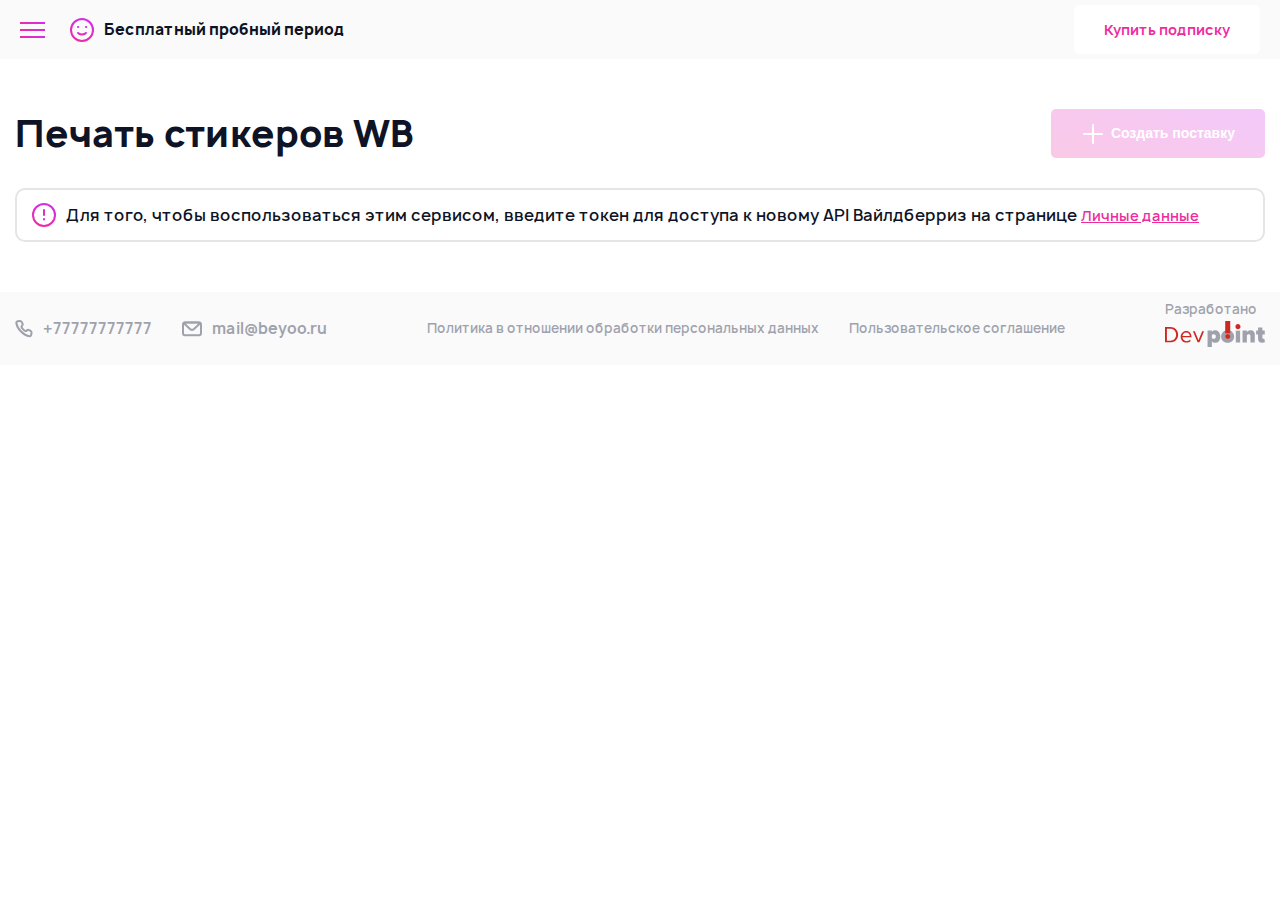
<file: take-advantage.html>
<!DOCTYPE html>
<html lang="en">
<head>
    <meta charset="UTF-8">
    <meta name="viewport"
          content="width=device-width, user-scalable=no, initial-scale=1.0, maximum-scale=1.0, minimum-scale=1.0">
    <meta http-equiv="X-UA-Compatible" content="ie=edge">
    <title></title>
    <link rel="stylesheet" href="style.css">
</head>
<body>
<main>
    <aside class="sticker__left">
        <div class="sticker__left__pad">
            <div class="close__menu">
                <img src="assets/img/close1.svg" alt="">
            </div>
            <div class="sticker__left__cnt">
                <a href="#" class="header__logo"><img src="assets/img/logo.svg" alt=""></a>
                <div class="head__menu">
                    <ul>
                        <li><a href="#">Печать стикеров WB</a></li>
                        <li><a href="#">Фулфилмент</a></li>
                        <li><a href="#">Детализированный отчет</a></li>
                        <li><a href="#">Личные данные</a></li>
                    </ul>
                </div>
                <div class="tree-trial">
                    <img src="assets/img/smile.svg" alt="">
                    <span>Бесплатный пробный период</span>
                </div>
            </div>
        </div>
        <a href="#" class="button btn__hover">
            <img src="assets/img/arrow-left.svg" alt="">
            <span>Выйти</span>
        </a>
    </aside>
    <section class="sticker__right">
        <div class="take-advantage__main">
            <div class="sticker__head">
                <div class="container">
                    <div class="sticker__head__flex none-mob-for__head">
                        <div class="sticker__head__trial">
                            <div class="open-aside">
                                <span></span>
                                <span></span>
                                <span></span>
                            </div>
                            <div class="tree-trial">
                                <img src="assets/img/smile.svg" alt="">
                                <span>Бесплатный пробный период</span>
                            </div>
                        </div>
                        <a href="javascript:;" data-val="choose-plan" class="open_modal btn-white">Купить подписку</a>
                    </div>
                </div>
            </div>
            <div class="container">
                <div class="pages-sticker__main">
                    <div class="pages-sticker__title">
                        <h2>Печать стикеров WB</h2>
                        <button disabled="disabled" class="btn btn__hover not__active"><img src="assets/img/actions-plus1.svg" alt=""> <span>Создать поставку</span></button>
                    </div>
                    <div class="take-advantage">
                        <img src="assets/img/alert-Info.svg" alt="">
                        <p>Для того, чтобы воспользоваться этим сервисом, введите токен для доступа к новому API Вайлдберриз на странице </p>
                        <a href="#">Личные данные</a>
                    </div>
                </div>
            </div>
        </div>
        <div class="sti__footer">
            <div class="container">
                <div class="sti__footer__main">
                    <div class="footer__soc">
                        <a href="tel: +77777777777" class="">
                            <svg xmlns="http://www.w3.org/2000/svg" width="18" height="18" viewBox="0 0 18 18" fill="none">
                                <path d="M16.4833 12.7847L16.2747 14.6617C16.1714 15.5914 15.4308 16.3069 14.5053 16.171C12.6679 15.9012 9.45605 14.9132 6.02177 11.479C2.58754 8.04473 1.59915 4.83246 1.32903 2.99478C1.19297 2.06914 1.90849 1.32824 2.83837 1.22492L4.71496 1.01641C5.50761 0.928334 6.27683 1.31961 6.67243 2.0121L7.38441 3.25842C7.83174 4.04146 7.6997 5.02702 7.06202 5.6647L7.04328 5.68344C6.57043 6.15629 6.37088 6.83971 6.68404 7.43056C6.95791 7.94728 7.4095 8.62405 8.14257 9.35712C8.87564 10.0902 9.55241 10.5418 10.0691 10.8157C10.66 11.1288 11.3434 10.9293 11.8163 10.4564L11.835 10.4377C12.4727 9.79999 13.4582 9.66795 14.2413 10.1153L15.4876 10.8273C16.1801 11.2229 16.5714 11.9921 16.4833 12.7847Z" stroke="#EE2CA0" stroke-width="2" stroke-linecap="round" stroke-linejoin="round"/>
                            </svg>
                            <span>+77777777777</span>
                        </a>
                        <a href="mailto: mail@beyoo.ru">
                            <svg xmlns="http://www.w3.org/2000/svg" width="20" height="19" viewBox="0 0 20 19" fill="none">
                                <path d="M1 5.5C1 4.39543 1.89543 3.5 3 3.5H17C18.1046 3.5 19 4.39543 19 5.5V14.25C19 15.3546 18.1046 16.25 17 16.25H3C1.89543 16.25 1 15.3546 1 14.25V5.5Z" stroke="#EE2CA0" stroke-width="2" stroke-linejoin="round"/>
                                <path d="M2.42131 4.80287C1.91709 4.34067 2.24409 3.5 2.9281 3.5H17.0719C17.7559 3.5 18.0829 4.34067 17.5787 4.80287L12.0272 9.89176C10.8802 10.9431 9.11979 10.9431 7.97283 9.89176L2.42131 4.80287Z" stroke="#EE2CA0" stroke-width="2" stroke-linejoin="round"/>
                            </svg>
                            <span>mail@beyoo.ru</span>
                        </a>
                    </div>
                    <div class="footer-terms">
                        <a href="#">Политика в отношении обработки персональных данных</a>
                        <a href="#">Пользовательское соглашение</a>
                    </div>
                    <a href="#" class="site-developed">
                        <span>Разработано</span>
                        <img src="assets/img/logo-fot.svg" alt="">
                    </a>
                </div>
            </div>
        </div>
    </section>
</main>

<div id="choose-plan" class="modal">
    <div class="modal-content">
        <div class="modal-registration">
            <div class="close"></div>
            <h3>Выберите тариф</h3>
            <div class="choose-plan">
                <a href="javascript:;" class="choose-plan__href choose-plan__active">
                    <div class="choose-plan__data">
                        <img src="assets/img/calendar.png" alt="">
                        <span>1 месяц</span>
                    </div>
                    <strong>500 руб.</strong>
                </a>
                <a href="javascript:;" class="choose-plan__href">
                    <div class="choose-plan__data">
                        <img src="assets/img/calendar2.png" alt="">
                        <span>1 год</span>
                    </div>
                    <div class="choose-plan__price">
                        <span>Обычная цена</span>
                        <strong>6 000 руб.</strong>
                    </div>
                    <div class="choose-plan__profitable">
                        <span>Цена с выгодой </span>
                        <strong>5 000 руб.</strong>
                    </div>
                </a>
            </div>
            <div class=" modal-btn__center">
                <button data-val="payment" class="open_modal close__mods btn">Оплатить</button>
            </div>
        </div>
    </div>
</div>

<div id="payment" class="modal">
    <div class="modal-content">
        <div class="modal-registration">
            <div class="close"></div>
            <div class="payment-successful">
                <img src="assets/img/success3.svg" alt="">
            </div>
            <h3>Оплата прошла успешно</h3>
            <p>Спасибо, что выбрали наш сервис</p>
            <div class="payment-successful_btn">
                <a href="#" class="close__mods btn">Вернуться на сайт</a>
            </div>
        </div>
    </div>
</div>

<script src="assets/js/jquery-3.2.1.min.js"></script>
<script src="assets/js/jquery.magnific-popup.min.js"></script>
<script src="assets/js/jquery.fancybox.js"></script>
<script src="assets/js/swiper-bundle.min.js"></script>
<script src="assets/js/jquery.mask.js"></script>
<script src="assets/js/script.js"></script>
</body>
</html>
</file>
<file: style.css>
@import "assets/font/font.css";
@import "assets/css/magnific-popup.css";
@import "assets/css/jquery.fancybox.css";
@import "assets/css/swiper-bundle.min.css";
@import "assets/css/normalize.css";
@import "assets/css/header.css";
@import "assets/css/home.css";
@import "assets/css/modal.css";
@import "assets/css/sticker.css";
@import "assets/css/forms.css";
@import "assets/css/footer.css";
</file>
